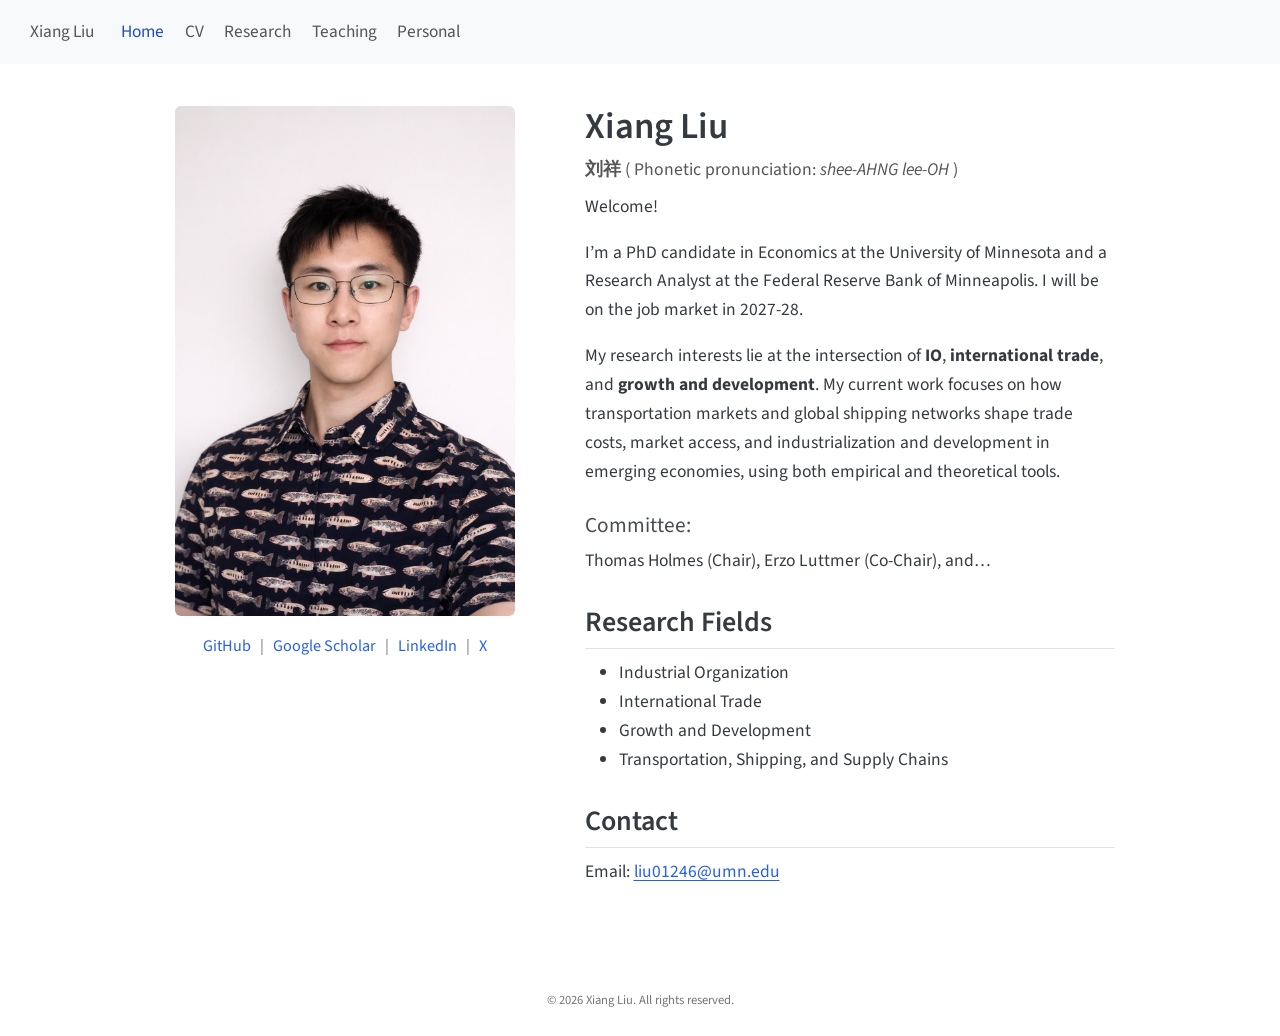
<file: docs/index.html>
<!DOCTYPE html>
<html xmlns="http://www.w3.org/1999/xhtml" lang="en" xml:lang="en"><head>

<meta charset="utf-8">
<meta name="generator" content="quarto-1.9.37">

<meta name="viewport" content="width=device-width, initial-scale=1.0, user-scalable=yes">

<meta name="description" content="Xiang Liu is a PhD candidate in Economics at the University of Minnesota. His research is in industrial organization, international trade, growth and development, transportation markets, and global shipping networks.">

<title>Xiang Liu | Economics PhD Candidate | University of Minnesota – Xiang Liu</title>
<style>
/* Default styles provided by pandoc.
** See https://pandoc.org/MANUAL.html#variables-for-html for config info.
*/
code{white-space: pre-wrap;}
span.smallcaps{font-variant: small-caps;}
div.columns{display: flex; gap: min(4vw, 1.5em);}
div.column{flex: auto; overflow-x: auto;}
div.hanging-indent{margin-left: 1.5em; text-indent: -1.5em;}
ul.task-list{list-style: none;}
ul.task-list li input[type="checkbox"] {
  width: 0.8em;
  margin: 0 0.8em 0.2em -1em; /* quarto-specific, see https://github.com/quarto-dev/quarto-cli/issues/4556 */ 
  vertical-align: middle;
}
</style>


<script src="site_libs/quarto-nav/quarto-nav.js"></script>
<script src="site_libs/quarto-nav/headroom.min.js"></script>
<link href="./images/favicon_XL.jpg" rel="icon" type="image/jpeg">
<script src="site_libs/clipboard/clipboard.min.js"></script>
<script src="site_libs/quarto-html/quarto.js" type="module"></script>
<script src="site_libs/quarto-html/tabsets/tabsets.js" type="module"></script>
<script src="site_libs/quarto-html/popper.min.js"></script>
<script src="site_libs/quarto-html/tippy.umd.min.js"></script>
<script src="site_libs/quarto-html/anchor.min.js"></script>
<link href="site_libs/quarto-html/tippy.css" rel="stylesheet">
<link href="site_libs/quarto-html/quarto-syntax-highlighting-7f8f88aac4f3542376d5c11b86a4c14d.css" rel="stylesheet" id="quarto-text-highlighting-styles">
<script src="site_libs/bootstrap/bootstrap.min.js"></script>
<link href="site_libs/bootstrap/bootstrap-icons.css" rel="stylesheet">
<link href="site_libs/bootstrap/bootstrap-158031087360bce0ff56dc785ce39e06.min.css" rel="stylesheet" append-hash="true" id="quarto-bootstrap" data-mode="light">
<script id="quarto-search-options" type="application/json">{
  "language": {
    "search-no-results-text": "No results",
    "search-matching-documents-text": "matching documents",
    "search-copy-link-title": "Copy link to search",
    "search-hide-matches-text": "Hide additional matches",
    "search-more-match-text": "more match in this document",
    "search-more-matches-text": "more matches in this document",
    "search-clear-button-title": "Clear",
    "search-text-placeholder": "",
    "search-detached-cancel-button-title": "Cancel",
    "search-submit-button-title": "Submit",
    "search-label": "Search"
  }
}</script>


<link rel="stylesheet" href="styles.css">
</head>

<body class="nav-fixed quarto-light">

<div id="quarto-search-results"></div>
  <header id="quarto-header" class="headroom fixed-top">
    <nav class="navbar navbar-expand-lg " data-bs-theme="dark">
      <div class="navbar-container container-fluid">
      <div class="navbar-brand-container mx-auto">
    <a class="navbar-brand" href="./index.html">
    <span class="navbar-title">Xiang Liu</span>
    </a>
  </div>
          <button class="navbar-toggler" type="button" data-bs-toggle="collapse" data-bs-target="#navbarCollapse" aria-controls="navbarCollapse" role="menu" aria-expanded="false" aria-label="Toggle navigation" onclick="if (window.quartoToggleHeadroom) { window.quartoToggleHeadroom(); }">
  <span class="navbar-toggler-icon"></span>
</button>
          <div class="collapse navbar-collapse" id="navbarCollapse">
            <ul class="navbar-nav navbar-nav-scroll me-auto">
  <li class="nav-item">
    <a class="nav-link active" href="./index.html" aria-current="page"> 
<span class="menu-text">Home</span></a>
  </li>  
  <li class="nav-item">
    <a class="nav-link" href="./cv.html"> 
<span class="menu-text">CV</span></a>
  </li>  
  <li class="nav-item">
    <a class="nav-link" href="./research.html"> 
<span class="menu-text">Research</span></a>
  </li>  
  <li class="nav-item">
    <a class="nav-link" href="./teaching.html"> 
<span class="menu-text">Teaching</span></a>
  </li>  
  <li class="nav-item">
    <a class="nav-link" href="./personal.html"> 
<span class="menu-text">Personal</span></a>
  </li>  
</ul>
          </div> <!-- /navcollapse -->
            <div class="quarto-navbar-tools">
</div>
      </div> <!-- /container-fluid -->
    </nav>
</header>
<!-- content -->
<div id="quarto-content" class="quarto-container page-columns page-rows-contents page-layout-full page-navbar">
<!-- sidebar -->
<!-- margin-sidebar -->
    
<!-- main -->
<main class="content column-page" id="quarto-document-content">

<header id="title-block-header" class="quarto-title-block default">
<div class="quarto-title">
<h1 class="title">Xiang Liu | Economics PhD Candidate | University of Minnesota</h1>
</div>

<div>
  <div class="description">
    Xiang Liu is a PhD candidate in Economics at the University of Minnesota. His research is in industrial organization, international trade, growth and development, transportation markets, and global shipping networks.
  </div>
</div>


<div class="quarto-title-meta column-page">

    
  
    
  </div>
  


</header>


<div class="home-grid">
<div class="home-sidebar">
<p><img src="images/profile_image.jpg" alt="Xiang Liu" class="profile-photo"></p>
<div class="profile-links">
<p><a href="https://github.com/xiangliu-econ" target="_blank" rel="noopener noreferrer">GitHub</a> <span>|</span> <a href="https://scholar.google.com/citations?user=u6LkRYcAAAAJ&amp;hl=en&amp;oi=ao" target="_blank" rel="noopener noreferrer">Google Scholar</a> <span>|</span> <a href="https://www.linkedin.com/in/xiang-liu-econ/" target="_blank" rel="noopener noreferrer">LinkedIn</a> <span>|</span> <a href="https://x.com/xiang_liu_econ" target="_blank" rel="noopener noreferrer">X</a></p>
</div>
</div>
<section id="xiang-liu" class="level1 home-main">
<h1>Xiang Liu</h1>
<p class="subtitle">
<strong>刘祥</strong> ( Phonetic pronunciation: <em>shee-AHNG lee-OH</em> )
</p>
<p>Welcome!</p>
<p>I’m a PhD candidate in Economics at the University of Minnesota and a Research Analyst at the Federal Reserve Bank of Minneapolis. I will be on the job market in 2027-28.</p>
<p>My research interests lie at the intersection of <strong>IO</strong>, <strong>international trade</strong>, and <strong>growth and development</strong>. My current work focuses on how transportation markets and global shipping networks shape trade costs, market access, and industrialization and development in emerging economies, using both empirical and theoretical tools.</p>
<section id="committee" class="level4">
<h4 class="anchored" data-anchor-id="committee">Committee:</h4>
<p>Thomas Holmes (Chair), Erzo Luttmer (Co-Chair), and…</p>
</section>
<section id="research-fields" class="level2">
<h2 class="anchored" data-anchor-id="research-fields">Research Fields</h2>
<ul>
<li>Industrial Organization</li>
<li>International Trade</li>
<li>Growth and Development</li>
<li>Transportation, Shipping, and Supply Chains</li>
</ul>
</section>
<section id="contact" class="level2">
<h2 class="anchored" data-anchor-id="contact">Contact</h2>
<p>Email: <a href="mailto:liu01246@umn.edu">liu01246@umn.edu</a></p>
</section>
</section>
</div>



</main> <!-- /main -->
<script id="quarto-html-after-body" type="application/javascript">
  window.document.addEventListener("DOMContentLoaded", function (event) {
    const icon = "";
    const anchorJS = new window.AnchorJS();
    anchorJS.options = {
      placement: 'right',
      icon: icon
    };
    anchorJS.add('.anchored');
    const isCodeAnnotation = (el) => {
      for (const clz of el.classList) {
        if (clz.startsWith('code-annotation-')) {                     
          return true;
        }
      }
      return false;
    }
    const onCopySuccess = function(e) {
      // button target
      const button = e.trigger;
      // don't keep focus
      button.blur();
      // flash "checked"
      button.classList.add('code-copy-button-checked');
      var currentTitle = button.getAttribute("title");
      button.setAttribute("title", "Copied!");
      let tooltip;
      if (window.bootstrap) {
        button.setAttribute("data-bs-toggle", "tooltip");
        button.setAttribute("data-bs-placement", "left");
        button.setAttribute("data-bs-title", "Copied!");
        tooltip = new bootstrap.Tooltip(button, 
          { trigger: "manual", 
            customClass: "code-copy-button-tooltip",
            offset: [0, -8]});
        tooltip.show();    
      }
      setTimeout(function() {
        if (tooltip) {
          tooltip.hide();
          button.removeAttribute("data-bs-title");
          button.removeAttribute("data-bs-toggle");
          button.removeAttribute("data-bs-placement");
        }
        button.setAttribute("title", currentTitle);
        button.classList.remove('code-copy-button-checked');
      }, 1000);
      // clear code selection
      e.clearSelection();
    }
    const getTextToCopy = function(trigger) {
      const outerScaffold = trigger.parentElement.cloneNode(true);
      const codeEl = outerScaffold.querySelector('code');
      for (const childEl of codeEl.children) {
        if (isCodeAnnotation(childEl)) {
          childEl.remove();
        }
      }
      return codeEl.innerText;
    }
    const clipboard = new window.ClipboardJS('.code-copy-button:not([data-in-quarto-modal])', {
      text: getTextToCopy
    });
    clipboard.on('success', onCopySuccess);
    if (window.document.getElementById('quarto-embedded-source-code-modal')) {
      const clipboardModal = new window.ClipboardJS('.code-copy-button[data-in-quarto-modal]', {
        text: getTextToCopy,
        container: window.document.getElementById('quarto-embedded-source-code-modal')
      });
      clipboardModal.on('success', onCopySuccess);
    }
      var localhostRegex = new RegExp(/^(?:http|https):\/\/localhost\:?[0-9]*\//);
      var mailtoRegex = new RegExp(/^mailto:/);
        var filterRegex = new RegExp("https:\/\/xiangliu-econ\.com");
      var isInternal = (href) => {
          return filterRegex.test(href) || localhostRegex.test(href) || mailtoRegex.test(href);
      }
      // Inspect non-navigation links and adorn them if external
     var links = window.document.querySelectorAll('a[href]:not(.nav-link):not(.navbar-brand):not(.toc-action):not(.sidebar-link):not(.sidebar-item-toggle):not(.pagination-link):not(.no-external):not([aria-hidden]):not(.dropdown-item):not(.quarto-navigation-tool):not(.about-link)');
      for (var i=0; i<links.length; i++) {
        const link = links[i];
        if (!isInternal(link.href)) {
          // undo the damage that might have been done by quarto-nav.js in the case of
          // links that we want to consider external
          if (link.dataset.originalHref !== undefined) {
            link.href = link.dataset.originalHref;
          }
        }
      }
    function tippyHover(el, contentFn, onTriggerFn, onUntriggerFn) {
      const config = {
        allowHTML: true,
        maxWidth: 500,
        delay: 100,
        arrow: false,
        appendTo: function(el) {
            return el.parentElement;
        },
        interactive: true,
        interactiveBorder: 10,
        theme: 'quarto',
        placement: 'bottom-start',
      };
      if (contentFn) {
        config.content = contentFn;
      }
      if (onTriggerFn) {
        config.onTrigger = onTriggerFn;
      }
      if (onUntriggerFn) {
        config.onUntrigger = onUntriggerFn;
      }
      window.tippy(el, config); 
    }
    const noterefs = window.document.querySelectorAll('a[role="doc-noteref"]');
    for (var i=0; i<noterefs.length; i++) {
      const ref = noterefs[i];
      tippyHover(ref, function() {
        // use id or data attribute instead here
        let href = ref.getAttribute('data-footnote-href') || ref.getAttribute('href');
        try { href = new URL(href).hash; } catch {}
        const id = href.replace(/^#\/?/, "");
        const note = window.document.getElementById(id);
        if (note) {
          return note.innerHTML;
        } else {
          return "";
        }
      });
    }
    const xrefs = window.document.querySelectorAll('a.quarto-xref');
    const processXRef = (id, note) => {
      // Strip column container classes
      const stripColumnClz = (el) => {
        el.classList.remove("page-full", "page-columns");
        if (el.children) {
          for (const child of el.children) {
            stripColumnClz(child);
          }
        }
      }
      stripColumnClz(note)
      if (id === null || id.startsWith('sec-')) {
        // Special case sections, only their first couple elements
        const container = document.createElement("div");
        if (note.children && note.children.length > 2) {
          container.appendChild(note.children[0].cloneNode(true));
          for (let i = 1; i < note.children.length; i++) {
            const child = note.children[i];
            if (child.tagName === "P" && child.innerText === "") {
              continue;
            } else {
              container.appendChild(child.cloneNode(true));
              break;
            }
          }
          if (window.Quarto?.typesetMath) {
            window.Quarto.typesetMath(container);
          }
          return container.innerHTML
        } else {
          if (window.Quarto?.typesetMath) {
            window.Quarto.typesetMath(note);
          }
          return note.innerHTML;
        }
      } else {
        // Remove any anchor links if they are present
        const anchorLink = note.querySelector('a.anchorjs-link');
        if (anchorLink) {
          anchorLink.remove();
        }
        if (window.Quarto?.typesetMath) {
          window.Quarto.typesetMath(note);
        }
        if (note.classList.contains("callout")) {
          return note.outerHTML;
        } else {
          return note.innerHTML;
        }
      }
    }
    for (var i=0; i<xrefs.length; i++) {
      const xref = xrefs[i];
      tippyHover(xref, undefined, function(instance) {
        instance.disable();
        let url = xref.getAttribute('href');
        let hash = undefined; 
        if (url.startsWith('#')) {
          hash = url;
        } else {
          try { hash = new URL(url).hash; } catch {}
        }
        if (hash) {
          const id = hash.replace(/^#\/?/, "");
          const note = window.document.getElementById(id);
          if (note !== null) {
            try {
              const html = processXRef(id, note.cloneNode(true));
              instance.setContent(html);
            } finally {
              instance.enable();
              instance.show();
            }
          } else {
            // See if we can fetch this
            fetch(url.split('#')[0])
            .then(res => res.text())
            .then(html => {
              const parser = new DOMParser();
              const htmlDoc = parser.parseFromString(html, "text/html");
              const note = htmlDoc.getElementById(id);
              if (note !== null) {
                const html = processXRef(id, note);
                instance.setContent(html);
              } 
            }).finally(() => {
              instance.enable();
              instance.show();
            });
          }
        } else {
          // See if we can fetch a full url (with no hash to target)
          // This is a special case and we should probably do some content thinning / targeting
          fetch(url)
          .then(res => res.text())
          .then(html => {
            const parser = new DOMParser();
            const htmlDoc = parser.parseFromString(html, "text/html");
            const note = htmlDoc.querySelector('main.content');
            if (note !== null) {
              // This should only happen for chapter cross references
              // (since there is no id in the URL)
              // remove the first header
              if (note.children.length > 0 && note.children[0].tagName === "HEADER") {
                note.children[0].remove();
              }
              const html = processXRef(null, note);
              instance.setContent(html);
            } 
          }).finally(() => {
            instance.enable();
            instance.show();
          });
        }
      }, function(instance) {
      });
    }
        let selectedAnnoteEl;
        const selectorForAnnotation = ( cell, annotation) => {
          let cellAttr = 'data-code-cell="' + cell + '"';
          let lineAttr = 'data-code-annotation="' +  annotation + '"';
          const selector = 'span[' + cellAttr + '][' + lineAttr + ']';
          return selector;
        }
        const selectCodeLines = (annoteEl) => {
          const doc = window.document;
          const targetCell = annoteEl.getAttribute("data-target-cell");
          const targetAnnotation = annoteEl.getAttribute("data-target-annotation");
          const annoteSpan = window.document.querySelector(selectorForAnnotation(targetCell, targetAnnotation));
          const lines = annoteSpan.getAttribute("data-code-lines").split(",");
          const lineIds = lines.map((line) => {
            return targetCell + "-" + line;
          })
          let top = null;
          let height = null;
          let parent = null;
          if (lineIds.length > 0) {
              //compute the position of the single el (top and bottom and make a div)
              const el = window.document.getElementById(lineIds[0]);
              top = el.offsetTop;
              height = el.offsetHeight;
              parent = el.parentElement.parentElement;
            if (lineIds.length > 1) {
              const lastEl = window.document.getElementById(lineIds[lineIds.length - 1]);
              const bottom = lastEl.offsetTop + lastEl.offsetHeight;
              height = bottom - top;
            }
            if (top !== null && height !== null && parent !== null) {
              // cook up a div (if necessary) and position it 
              let div = window.document.getElementById("code-annotation-line-highlight");
              if (div === null) {
                div = window.document.createElement("div");
                div.setAttribute("id", "code-annotation-line-highlight");
                div.style.position = 'absolute';
                parent.appendChild(div);
              }
              div.style.top = top - 2 + "px";
              div.style.height = height + 4 + "px";
              div.style.left = 0;
              let gutterDiv = window.document.getElementById("code-annotation-line-highlight-gutter");
              if (gutterDiv === null) {
                gutterDiv = window.document.createElement("div");
                gutterDiv.setAttribute("id", "code-annotation-line-highlight-gutter");
                gutterDiv.style.position = 'absolute';
                const codeCell = window.document.getElementById(targetCell);
                const gutter = codeCell.querySelector('.code-annotation-gutter');
                gutter.appendChild(gutterDiv);
              }
              gutterDiv.style.top = top - 2 + "px";
              gutterDiv.style.height = height + 4 + "px";
            }
            selectedAnnoteEl = annoteEl;
          }
        };
        const unselectCodeLines = () => {
          const elementsIds = ["code-annotation-line-highlight", "code-annotation-line-highlight-gutter"];
          elementsIds.forEach((elId) => {
            const div = window.document.getElementById(elId);
            if (div) {
              div.remove();
            }
          });
          selectedAnnoteEl = undefined;
        };
          // Handle positioning of the toggle
      window.addEventListener(
        "resize",
        throttle(() => {
          elRect = undefined;
          if (selectedAnnoteEl) {
            selectCodeLines(selectedAnnoteEl);
          }
        }, 10)
      );
      function throttle(fn, ms) {
      let throttle = false;
      let timer;
        return (...args) => {
          if(!throttle) { // first call gets through
              fn.apply(this, args);
              throttle = true;
          } else { // all the others get throttled
              if(timer) clearTimeout(timer); // cancel #2
              timer = setTimeout(() => {
                fn.apply(this, args);
                timer = throttle = false;
              }, ms);
          }
        };
      }
        // Attach click handler to the DT
        const annoteDls = window.document.querySelectorAll('dt[data-target-cell]');
        for (const annoteDlNode of annoteDls) {
          annoteDlNode.addEventListener('click', (event) => {
            const clickedEl = event.target;
            if (clickedEl !== selectedAnnoteEl) {
              unselectCodeLines();
              const activeEl = window.document.querySelector('dt[data-target-cell].code-annotation-active');
              if (activeEl) {
                activeEl.classList.remove('code-annotation-active');
              }
              selectCodeLines(clickedEl);
              clickedEl.classList.add('code-annotation-active');
            } else {
              // Unselect the line
              unselectCodeLines();
              clickedEl.classList.remove('code-annotation-active');
            }
          });
        }
    const findCites = (el) => {
      const parentEl = el.parentElement;
      if (parentEl) {
        const cites = parentEl.dataset.cites;
        if (cites) {
          return {
            el,
            cites: cites.split(' ')
          };
        } else {
          return findCites(el.parentElement)
        }
      } else {
        return undefined;
      }
    };
    var bibliorefs = window.document.querySelectorAll('a[role="doc-biblioref"]');
    for (var i=0; i<bibliorefs.length; i++) {
      const ref = bibliorefs[i];
      const citeInfo = findCites(ref);
      if (citeInfo) {
        tippyHover(citeInfo.el, function() {
          var popup = window.document.createElement('div');
          citeInfo.cites.forEach(function(cite) {
            var citeDiv = window.document.createElement('div');
            citeDiv.classList.add('hanging-indent');
            citeDiv.classList.add('csl-entry');
            var biblioDiv = window.document.getElementById('ref-' + cite);
            if (biblioDiv) {
              citeDiv.innerHTML = biblioDiv.innerHTML;
            }
            popup.appendChild(citeDiv);
          });
          return popup.innerHTML;
        });
      }
    }
  });
  </script>
</div> <!-- /content -->
<footer class="footer">
  <div class="nav-footer">
    <div class="nav-footer-left">
      &nbsp;
    </div>   
    <div class="nav-footer-center">
<p>© 2026 Xiang Liu. All rights reserved.</p>
</div>
    <div class="nav-footer-right">
      &nbsp;
    </div>
  </div>
</footer>




</body></html>
</file>
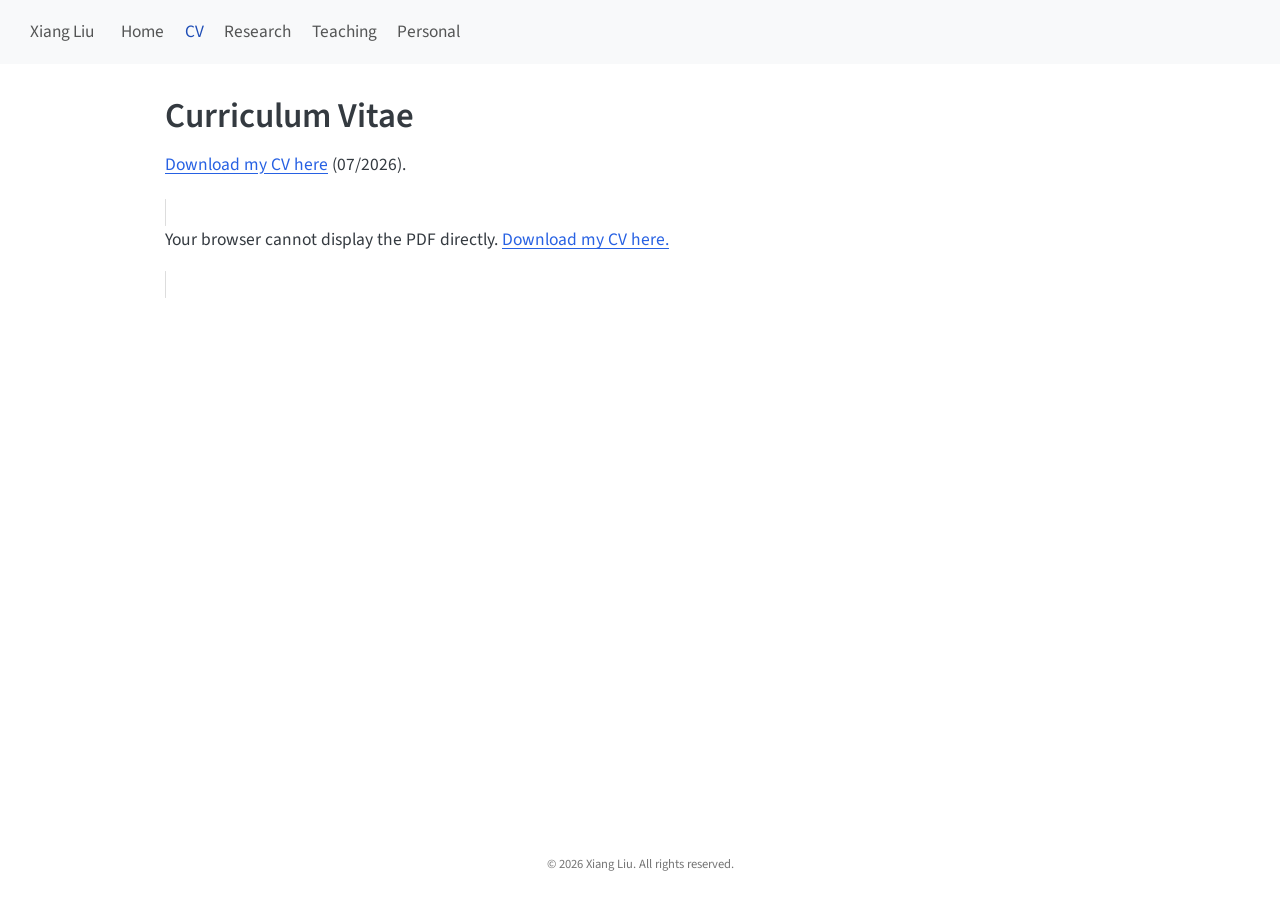
<file: docs/cv.html>
<!DOCTYPE html>
<html xmlns="http://www.w3.org/1999/xhtml" lang="en" xml:lang="en"><head>

<meta charset="utf-8">
<meta name="generator" content="quarto-1.9.37">

<meta name="viewport" content="width=device-width, initial-scale=1.0, user-scalable=yes">

<meta name="description" content="Curriculum vitae of Xiang Liu, PhD candidate in Economics at the University of Minnesota.">

<title>CV – Xiang Liu</title>
<style>
/* Default styles provided by pandoc.
** See https://pandoc.org/MANUAL.html#variables-for-html for config info.
*/
code{white-space: pre-wrap;}
span.smallcaps{font-variant: small-caps;}
div.columns{display: flex; gap: min(4vw, 1.5em);}
div.column{flex: auto; overflow-x: auto;}
div.hanging-indent{margin-left: 1.5em; text-indent: -1.5em;}
ul.task-list{list-style: none;}
ul.task-list li input[type="checkbox"] {
  width: 0.8em;
  margin: 0 0.8em 0.2em -1em; /* quarto-specific, see https://github.com/quarto-dev/quarto-cli/issues/4556 */ 
  vertical-align: middle;
}
</style>


<script src="site_libs/quarto-nav/quarto-nav.js"></script>
<script src="site_libs/quarto-nav/headroom.min.js"></script>
<link href="./images/favicon_XL.jpg" rel="icon" type="image/jpeg">
<script src="site_libs/clipboard/clipboard.min.js"></script>
<script src="site_libs/quarto-html/quarto.js" type="module"></script>
<script src="site_libs/quarto-html/tabsets/tabsets.js" type="module"></script>
<script src="site_libs/quarto-html/popper.min.js"></script>
<script src="site_libs/quarto-html/tippy.umd.min.js"></script>
<script src="site_libs/quarto-html/anchor.min.js"></script>
<link href="site_libs/quarto-html/tippy.css" rel="stylesheet">
<link href="site_libs/quarto-html/quarto-syntax-highlighting-7f8f88aac4f3542376d5c11b86a4c14d.css" rel="stylesheet" id="quarto-text-highlighting-styles">
<script src="site_libs/bootstrap/bootstrap.min.js"></script>
<link href="site_libs/bootstrap/bootstrap-icons.css" rel="stylesheet">
<link href="site_libs/bootstrap/bootstrap-158031087360bce0ff56dc785ce39e06.min.css" rel="stylesheet" append-hash="true" id="quarto-bootstrap" data-mode="light">
<script id="quarto-search-options" type="application/json">{
  "language": {
    "search-no-results-text": "No results",
    "search-matching-documents-text": "matching documents",
    "search-copy-link-title": "Copy link to search",
    "search-hide-matches-text": "Hide additional matches",
    "search-more-match-text": "more match in this document",
    "search-more-matches-text": "more matches in this document",
    "search-clear-button-title": "Clear",
    "search-text-placeholder": "",
    "search-detached-cancel-button-title": "Cancel",
    "search-submit-button-title": "Submit",
    "search-label": "Search"
  }
}</script>


<link rel="stylesheet" href="styles.css">
</head>

<body class="nav-fixed quarto-light">

<div id="quarto-search-results"></div>
  <header id="quarto-header" class="headroom fixed-top">
    <nav class="navbar navbar-expand-lg " data-bs-theme="dark">
      <div class="navbar-container container-fluid">
      <div class="navbar-brand-container mx-auto">
    <a class="navbar-brand" href="./index.html">
    <span class="navbar-title">Xiang Liu</span>
    </a>
  </div>
          <button class="navbar-toggler" type="button" data-bs-toggle="collapse" data-bs-target="#navbarCollapse" aria-controls="navbarCollapse" role="menu" aria-expanded="false" aria-label="Toggle navigation" onclick="if (window.quartoToggleHeadroom) { window.quartoToggleHeadroom(); }">
  <span class="navbar-toggler-icon"></span>
</button>
          <div class="collapse navbar-collapse" id="navbarCollapse">
            <ul class="navbar-nav navbar-nav-scroll me-auto">
  <li class="nav-item">
    <a class="nav-link" href="./index.html"> 
<span class="menu-text">Home</span></a>
  </li>  
  <li class="nav-item">
    <a class="nav-link active" href="./cv.html" aria-current="page"> 
<span class="menu-text">CV</span></a>
  </li>  
  <li class="nav-item">
    <a class="nav-link" href="./research.html"> 
<span class="menu-text">Research</span></a>
  </li>  
  <li class="nav-item">
    <a class="nav-link" href="./teaching.html"> 
<span class="menu-text">Teaching</span></a>
  </li>  
  <li class="nav-item">
    <a class="nav-link" href="./personal.html"> 
<span class="menu-text">Personal</span></a>
  </li>  
</ul>
          </div> <!-- /navcollapse -->
            <div class="quarto-navbar-tools">
</div>
      </div> <!-- /container-fluid -->
    </nav>
</header>
<!-- content -->
<div id="quarto-content" class="quarto-container page-columns page-rows-contents page-layout-full page-navbar">
<!-- sidebar -->
<!-- margin-sidebar -->
    
<!-- main -->
<main class="content column-page" id="quarto-document-content">

<header id="title-block-header" class="quarto-title-block default">
<div class="quarto-title">
<h1 class="title">CV</h1>
</div>

<div>
  <div class="description">
    Curriculum vitae of Xiang Liu, PhD candidate in Economics at the University of Minnesota.
  </div>
</div>


<div class="quarto-title-meta column-page">

    
  
    
  </div>
  


</header>


<section id="curriculum-vitae" class="level1 standard-page">
<h1>Curriculum Vitae</h1>
<div class="cv-actions">
<p><a href="files/CV_Xiang_Liu_07082026.pdf" target="_blank" rel="noopener noreferrer">Download my CV here</a> (07/2026).</p>
</div>
<object class="cv-pdf" data="files/CV_Xiang_Liu_07082026.pdf" type="application/pdf">
<p>
Your browser cannot display the PDF directly. <a href="files/CV_Xiang_Liu_07082026.pdf" target="_blank" rel="noopener noreferrer">Download my CV here.</a>
</p>
</object>
</section>



</main> <!-- /main -->
<script id="quarto-html-after-body" type="application/javascript">
  window.document.addEventListener("DOMContentLoaded", function (event) {
    const icon = "";
    const anchorJS = new window.AnchorJS();
    anchorJS.options = {
      placement: 'right',
      icon: icon
    };
    anchorJS.add('.anchored');
    const isCodeAnnotation = (el) => {
      for (const clz of el.classList) {
        if (clz.startsWith('code-annotation-')) {                     
          return true;
        }
      }
      return false;
    }
    const onCopySuccess = function(e) {
      // button target
      const button = e.trigger;
      // don't keep focus
      button.blur();
      // flash "checked"
      button.classList.add('code-copy-button-checked');
      var currentTitle = button.getAttribute("title");
      button.setAttribute("title", "Copied!");
      let tooltip;
      if (window.bootstrap) {
        button.setAttribute("data-bs-toggle", "tooltip");
        button.setAttribute("data-bs-placement", "left");
        button.setAttribute("data-bs-title", "Copied!");
        tooltip = new bootstrap.Tooltip(button, 
          { trigger: "manual", 
            customClass: "code-copy-button-tooltip",
            offset: [0, -8]});
        tooltip.show();    
      }
      setTimeout(function() {
        if (tooltip) {
          tooltip.hide();
          button.removeAttribute("data-bs-title");
          button.removeAttribute("data-bs-toggle");
          button.removeAttribute("data-bs-placement");
        }
        button.setAttribute("title", currentTitle);
        button.classList.remove('code-copy-button-checked');
      }, 1000);
      // clear code selection
      e.clearSelection();
    }
    const getTextToCopy = function(trigger) {
      const outerScaffold = trigger.parentElement.cloneNode(true);
      const codeEl = outerScaffold.querySelector('code');
      for (const childEl of codeEl.children) {
        if (isCodeAnnotation(childEl)) {
          childEl.remove();
        }
      }
      return codeEl.innerText;
    }
    const clipboard = new window.ClipboardJS('.code-copy-button:not([data-in-quarto-modal])', {
      text: getTextToCopy
    });
    clipboard.on('success', onCopySuccess);
    if (window.document.getElementById('quarto-embedded-source-code-modal')) {
      const clipboardModal = new window.ClipboardJS('.code-copy-button[data-in-quarto-modal]', {
        text: getTextToCopy,
        container: window.document.getElementById('quarto-embedded-source-code-modal')
      });
      clipboardModal.on('success', onCopySuccess);
    }
      var localhostRegex = new RegExp(/^(?:http|https):\/\/localhost\:?[0-9]*\//);
      var mailtoRegex = new RegExp(/^mailto:/);
        var filterRegex = new RegExp("https:\/\/xiangliu-econ\.com");
      var isInternal = (href) => {
          return filterRegex.test(href) || localhostRegex.test(href) || mailtoRegex.test(href);
      }
      // Inspect non-navigation links and adorn them if external
     var links = window.document.querySelectorAll('a[href]:not(.nav-link):not(.navbar-brand):not(.toc-action):not(.sidebar-link):not(.sidebar-item-toggle):not(.pagination-link):not(.no-external):not([aria-hidden]):not(.dropdown-item):not(.quarto-navigation-tool):not(.about-link)');
      for (var i=0; i<links.length; i++) {
        const link = links[i];
        if (!isInternal(link.href)) {
          // undo the damage that might have been done by quarto-nav.js in the case of
          // links that we want to consider external
          if (link.dataset.originalHref !== undefined) {
            link.href = link.dataset.originalHref;
          }
        }
      }
    function tippyHover(el, contentFn, onTriggerFn, onUntriggerFn) {
      const config = {
        allowHTML: true,
        maxWidth: 500,
        delay: 100,
        arrow: false,
        appendTo: function(el) {
            return el.parentElement;
        },
        interactive: true,
        interactiveBorder: 10,
        theme: 'quarto',
        placement: 'bottom-start',
      };
      if (contentFn) {
        config.content = contentFn;
      }
      if (onTriggerFn) {
        config.onTrigger = onTriggerFn;
      }
      if (onUntriggerFn) {
        config.onUntrigger = onUntriggerFn;
      }
      window.tippy(el, config); 
    }
    const noterefs = window.document.querySelectorAll('a[role="doc-noteref"]');
    for (var i=0; i<noterefs.length; i++) {
      const ref = noterefs[i];
      tippyHover(ref, function() {
        // use id or data attribute instead here
        let href = ref.getAttribute('data-footnote-href') || ref.getAttribute('href');
        try { href = new URL(href).hash; } catch {}
        const id = href.replace(/^#\/?/, "");
        const note = window.document.getElementById(id);
        if (note) {
          return note.innerHTML;
        } else {
          return "";
        }
      });
    }
    const xrefs = window.document.querySelectorAll('a.quarto-xref');
    const processXRef = (id, note) => {
      // Strip column container classes
      const stripColumnClz = (el) => {
        el.classList.remove("page-full", "page-columns");
        if (el.children) {
          for (const child of el.children) {
            stripColumnClz(child);
          }
        }
      }
      stripColumnClz(note)
      if (id === null || id.startsWith('sec-')) {
        // Special case sections, only their first couple elements
        const container = document.createElement("div");
        if (note.children && note.children.length > 2) {
          container.appendChild(note.children[0].cloneNode(true));
          for (let i = 1; i < note.children.length; i++) {
            const child = note.children[i];
            if (child.tagName === "P" && child.innerText === "") {
              continue;
            } else {
              container.appendChild(child.cloneNode(true));
              break;
            }
          }
          if (window.Quarto?.typesetMath) {
            window.Quarto.typesetMath(container);
          }
          return container.innerHTML
        } else {
          if (window.Quarto?.typesetMath) {
            window.Quarto.typesetMath(note);
          }
          return note.innerHTML;
        }
      } else {
        // Remove any anchor links if they are present
        const anchorLink = note.querySelector('a.anchorjs-link');
        if (anchorLink) {
          anchorLink.remove();
        }
        if (window.Quarto?.typesetMath) {
          window.Quarto.typesetMath(note);
        }
        if (note.classList.contains("callout")) {
          return note.outerHTML;
        } else {
          return note.innerHTML;
        }
      }
    }
    for (var i=0; i<xrefs.length; i++) {
      const xref = xrefs[i];
      tippyHover(xref, undefined, function(instance) {
        instance.disable();
        let url = xref.getAttribute('href');
        let hash = undefined; 
        if (url.startsWith('#')) {
          hash = url;
        } else {
          try { hash = new URL(url).hash; } catch {}
        }
        if (hash) {
          const id = hash.replace(/^#\/?/, "");
          const note = window.document.getElementById(id);
          if (note !== null) {
            try {
              const html = processXRef(id, note.cloneNode(true));
              instance.setContent(html);
            } finally {
              instance.enable();
              instance.show();
            }
          } else {
            // See if we can fetch this
            fetch(url.split('#')[0])
            .then(res => res.text())
            .then(html => {
              const parser = new DOMParser();
              const htmlDoc = parser.parseFromString(html, "text/html");
              const note = htmlDoc.getElementById(id);
              if (note !== null) {
                const html = processXRef(id, note);
                instance.setContent(html);
              } 
            }).finally(() => {
              instance.enable();
              instance.show();
            });
          }
        } else {
          // See if we can fetch a full url (with no hash to target)
          // This is a special case and we should probably do some content thinning / targeting
          fetch(url)
          .then(res => res.text())
          .then(html => {
            const parser = new DOMParser();
            const htmlDoc = parser.parseFromString(html, "text/html");
            const note = htmlDoc.querySelector('main.content');
            if (note !== null) {
              // This should only happen for chapter cross references
              // (since there is no id in the URL)
              // remove the first header
              if (note.children.length > 0 && note.children[0].tagName === "HEADER") {
                note.children[0].remove();
              }
              const html = processXRef(null, note);
              instance.setContent(html);
            } 
          }).finally(() => {
            instance.enable();
            instance.show();
          });
        }
      }, function(instance) {
      });
    }
        let selectedAnnoteEl;
        const selectorForAnnotation = ( cell, annotation) => {
          let cellAttr = 'data-code-cell="' + cell + '"';
          let lineAttr = 'data-code-annotation="' +  annotation + '"';
          const selector = 'span[' + cellAttr + '][' + lineAttr + ']';
          return selector;
        }
        const selectCodeLines = (annoteEl) => {
          const doc = window.document;
          const targetCell = annoteEl.getAttribute("data-target-cell");
          const targetAnnotation = annoteEl.getAttribute("data-target-annotation");
          const annoteSpan = window.document.querySelector(selectorForAnnotation(targetCell, targetAnnotation));
          const lines = annoteSpan.getAttribute("data-code-lines").split(",");
          const lineIds = lines.map((line) => {
            return targetCell + "-" + line;
          })
          let top = null;
          let height = null;
          let parent = null;
          if (lineIds.length > 0) {
              //compute the position of the single el (top and bottom and make a div)
              const el = window.document.getElementById(lineIds[0]);
              top = el.offsetTop;
              height = el.offsetHeight;
              parent = el.parentElement.parentElement;
            if (lineIds.length > 1) {
              const lastEl = window.document.getElementById(lineIds[lineIds.length - 1]);
              const bottom = lastEl.offsetTop + lastEl.offsetHeight;
              height = bottom - top;
            }
            if (top !== null && height !== null && parent !== null) {
              // cook up a div (if necessary) and position it 
              let div = window.document.getElementById("code-annotation-line-highlight");
              if (div === null) {
                div = window.document.createElement("div");
                div.setAttribute("id", "code-annotation-line-highlight");
                div.style.position = 'absolute';
                parent.appendChild(div);
              }
              div.style.top = top - 2 + "px";
              div.style.height = height + 4 + "px";
              div.style.left = 0;
              let gutterDiv = window.document.getElementById("code-annotation-line-highlight-gutter");
              if (gutterDiv === null) {
                gutterDiv = window.document.createElement("div");
                gutterDiv.setAttribute("id", "code-annotation-line-highlight-gutter");
                gutterDiv.style.position = 'absolute';
                const codeCell = window.document.getElementById(targetCell);
                const gutter = codeCell.querySelector('.code-annotation-gutter');
                gutter.appendChild(gutterDiv);
              }
              gutterDiv.style.top = top - 2 + "px";
              gutterDiv.style.height = height + 4 + "px";
            }
            selectedAnnoteEl = annoteEl;
          }
        };
        const unselectCodeLines = () => {
          const elementsIds = ["code-annotation-line-highlight", "code-annotation-line-highlight-gutter"];
          elementsIds.forEach((elId) => {
            const div = window.document.getElementById(elId);
            if (div) {
              div.remove();
            }
          });
          selectedAnnoteEl = undefined;
        };
          // Handle positioning of the toggle
      window.addEventListener(
        "resize",
        throttle(() => {
          elRect = undefined;
          if (selectedAnnoteEl) {
            selectCodeLines(selectedAnnoteEl);
          }
        }, 10)
      );
      function throttle(fn, ms) {
      let throttle = false;
      let timer;
        return (...args) => {
          if(!throttle) { // first call gets through
              fn.apply(this, args);
              throttle = true;
          } else { // all the others get throttled
              if(timer) clearTimeout(timer); // cancel #2
              timer = setTimeout(() => {
                fn.apply(this, args);
                timer = throttle = false;
              }, ms);
          }
        };
      }
        // Attach click handler to the DT
        const annoteDls = window.document.querySelectorAll('dt[data-target-cell]');
        for (const annoteDlNode of annoteDls) {
          annoteDlNode.addEventListener('click', (event) => {
            const clickedEl = event.target;
            if (clickedEl !== selectedAnnoteEl) {
              unselectCodeLines();
              const activeEl = window.document.querySelector('dt[data-target-cell].code-annotation-active');
              if (activeEl) {
                activeEl.classList.remove('code-annotation-active');
              }
              selectCodeLines(clickedEl);
              clickedEl.classList.add('code-annotation-active');
            } else {
              // Unselect the line
              unselectCodeLines();
              clickedEl.classList.remove('code-annotation-active');
            }
          });
        }
    const findCites = (el) => {
      const parentEl = el.parentElement;
      if (parentEl) {
        const cites = parentEl.dataset.cites;
        if (cites) {
          return {
            el,
            cites: cites.split(' ')
          };
        } else {
          return findCites(el.parentElement)
        }
      } else {
        return undefined;
      }
    };
    var bibliorefs = window.document.querySelectorAll('a[role="doc-biblioref"]');
    for (var i=0; i<bibliorefs.length; i++) {
      const ref = bibliorefs[i];
      const citeInfo = findCites(ref);
      if (citeInfo) {
        tippyHover(citeInfo.el, function() {
          var popup = window.document.createElement('div');
          citeInfo.cites.forEach(function(cite) {
            var citeDiv = window.document.createElement('div');
            citeDiv.classList.add('hanging-indent');
            citeDiv.classList.add('csl-entry');
            var biblioDiv = window.document.getElementById('ref-' + cite);
            if (biblioDiv) {
              citeDiv.innerHTML = biblioDiv.innerHTML;
            }
            popup.appendChild(citeDiv);
          });
          return popup.innerHTML;
        });
      }
    }
  });
  </script>
</div> <!-- /content -->
<footer class="footer">
  <div class="nav-footer">
    <div class="nav-footer-left">
      &nbsp;
    </div>   
    <div class="nav-footer-center">
<p>© 2026 Xiang Liu. All rights reserved.</p>
</div>
    <div class="nav-footer-right">
      &nbsp;
    </div>
  </div>
</footer>




</body></html>
</file>
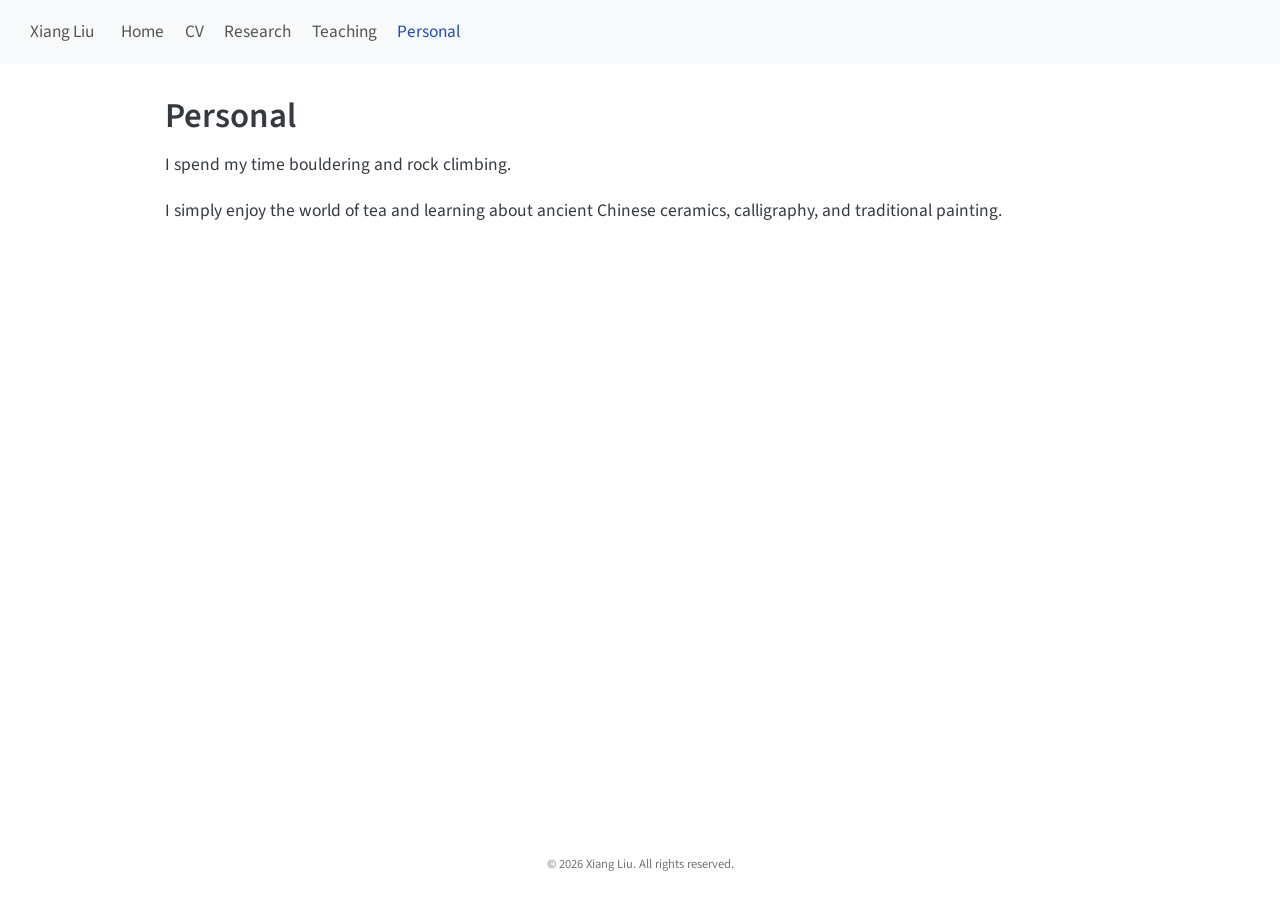
<file: docs/personal.html>
<!DOCTYPE html>
<html xmlns="http://www.w3.org/1999/xhtml" lang="en" xml:lang="en"><head>

<meta charset="utf-8">
<meta name="generator" content="quarto-1.9.37">

<meta name="viewport" content="width=device-width, initial-scale=1.0, user-scalable=yes">


<title>Personal – Xiang Liu</title>
<style>
/* Default styles provided by pandoc.
** See https://pandoc.org/MANUAL.html#variables-for-html for config info.
*/
code{white-space: pre-wrap;}
span.smallcaps{font-variant: small-caps;}
div.columns{display: flex; gap: min(4vw, 1.5em);}
div.column{flex: auto; overflow-x: auto;}
div.hanging-indent{margin-left: 1.5em; text-indent: -1.5em;}
ul.task-list{list-style: none;}
ul.task-list li input[type="checkbox"] {
  width: 0.8em;
  margin: 0 0.8em 0.2em -1em; /* quarto-specific, see https://github.com/quarto-dev/quarto-cli/issues/4556 */ 
  vertical-align: middle;
}
</style>


<script src="site_libs/quarto-nav/quarto-nav.js"></script>
<script src="site_libs/quarto-nav/headroom.min.js"></script>
<link href="./images/favicon_XL.jpg" rel="icon" type="image/jpeg">
<script src="site_libs/clipboard/clipboard.min.js"></script>
<script src="site_libs/quarto-html/quarto.js" type="module"></script>
<script src="site_libs/quarto-html/tabsets/tabsets.js" type="module"></script>
<script src="site_libs/quarto-html/popper.min.js"></script>
<script src="site_libs/quarto-html/tippy.umd.min.js"></script>
<script src="site_libs/quarto-html/anchor.min.js"></script>
<link href="site_libs/quarto-html/tippy.css" rel="stylesheet">
<link href="site_libs/quarto-html/quarto-syntax-highlighting-7f8f88aac4f3542376d5c11b86a4c14d.css" rel="stylesheet" id="quarto-text-highlighting-styles">
<script src="site_libs/bootstrap/bootstrap.min.js"></script>
<link href="site_libs/bootstrap/bootstrap-icons.css" rel="stylesheet">
<link href="site_libs/bootstrap/bootstrap-158031087360bce0ff56dc785ce39e06.min.css" rel="stylesheet" append-hash="true" id="quarto-bootstrap" data-mode="light">
<script id="quarto-search-options" type="application/json">{
  "language": {
    "search-no-results-text": "No results",
    "search-matching-documents-text": "matching documents",
    "search-copy-link-title": "Copy link to search",
    "search-hide-matches-text": "Hide additional matches",
    "search-more-match-text": "more match in this document",
    "search-more-matches-text": "more matches in this document",
    "search-clear-button-title": "Clear",
    "search-text-placeholder": "",
    "search-detached-cancel-button-title": "Cancel",
    "search-submit-button-title": "Submit",
    "search-label": "Search"
  }
}</script>


<link rel="stylesheet" href="styles.css">
</head>

<body class="nav-fixed quarto-light">

<div id="quarto-search-results"></div>
  <header id="quarto-header" class="headroom fixed-top">
    <nav class="navbar navbar-expand-lg " data-bs-theme="dark">
      <div class="navbar-container container-fluid">
      <div class="navbar-brand-container mx-auto">
    <a class="navbar-brand" href="./index.html">
    <span class="navbar-title">Xiang Liu</span>
    </a>
  </div>
          <button class="navbar-toggler" type="button" data-bs-toggle="collapse" data-bs-target="#navbarCollapse" aria-controls="navbarCollapse" role="menu" aria-expanded="false" aria-label="Toggle navigation" onclick="if (window.quartoToggleHeadroom) { window.quartoToggleHeadroom(); }">
  <span class="navbar-toggler-icon"></span>
</button>
          <div class="collapse navbar-collapse" id="navbarCollapse">
            <ul class="navbar-nav navbar-nav-scroll me-auto">
  <li class="nav-item">
    <a class="nav-link" href="./index.html"> 
<span class="menu-text">Home</span></a>
  </li>  
  <li class="nav-item">
    <a class="nav-link" href="./cv.html"> 
<span class="menu-text">CV</span></a>
  </li>  
  <li class="nav-item">
    <a class="nav-link" href="./research.html"> 
<span class="menu-text">Research</span></a>
  </li>  
  <li class="nav-item">
    <a class="nav-link" href="./teaching.html"> 
<span class="menu-text">Teaching</span></a>
  </li>  
  <li class="nav-item">
    <a class="nav-link active" href="./personal.html" aria-current="page"> 
<span class="menu-text">Personal</span></a>
  </li>  
</ul>
          </div> <!-- /navcollapse -->
            <div class="quarto-navbar-tools">
</div>
      </div> <!-- /container-fluid -->
    </nav>
</header>
<!-- content -->
<div id="quarto-content" class="quarto-container page-columns page-rows-contents page-layout-full page-navbar">
<!-- sidebar -->
<!-- margin-sidebar -->
    
<!-- main -->
<main class="content column-page" id="quarto-document-content">

<header id="title-block-header" class="quarto-title-block default">
<div class="quarto-title">
<h1 class="title">Personal</h1>
</div>



<div class="quarto-title-meta column-page">

    
  
    
  </div>
  


</header>


<section id="personal" class="level1 standard-page">
<h1>Personal</h1>
<p>I spend my time bouldering and rock climbing.</p>
<p>I simply enjoy the world of tea and learning about ancient Chinese ceramics, calligraphy, and traditional painting.</p>
</section>



</main> <!-- /main -->
<script id="quarto-html-after-body" type="application/javascript">
  window.document.addEventListener("DOMContentLoaded", function (event) {
    const icon = "";
    const anchorJS = new window.AnchorJS();
    anchorJS.options = {
      placement: 'right',
      icon: icon
    };
    anchorJS.add('.anchored');
    const isCodeAnnotation = (el) => {
      for (const clz of el.classList) {
        if (clz.startsWith('code-annotation-')) {                     
          return true;
        }
      }
      return false;
    }
    const onCopySuccess = function(e) {
      // button target
      const button = e.trigger;
      // don't keep focus
      button.blur();
      // flash "checked"
      button.classList.add('code-copy-button-checked');
      var currentTitle = button.getAttribute("title");
      button.setAttribute("title", "Copied!");
      let tooltip;
      if (window.bootstrap) {
        button.setAttribute("data-bs-toggle", "tooltip");
        button.setAttribute("data-bs-placement", "left");
        button.setAttribute("data-bs-title", "Copied!");
        tooltip = new bootstrap.Tooltip(button, 
          { trigger: "manual", 
            customClass: "code-copy-button-tooltip",
            offset: [0, -8]});
        tooltip.show();    
      }
      setTimeout(function() {
        if (tooltip) {
          tooltip.hide();
          button.removeAttribute("data-bs-title");
          button.removeAttribute("data-bs-toggle");
          button.removeAttribute("data-bs-placement");
        }
        button.setAttribute("title", currentTitle);
        button.classList.remove('code-copy-button-checked');
      }, 1000);
      // clear code selection
      e.clearSelection();
    }
    const getTextToCopy = function(trigger) {
      const outerScaffold = trigger.parentElement.cloneNode(true);
      const codeEl = outerScaffold.querySelector('code');
      for (const childEl of codeEl.children) {
        if (isCodeAnnotation(childEl)) {
          childEl.remove();
        }
      }
      return codeEl.innerText;
    }
    const clipboard = new window.ClipboardJS('.code-copy-button:not([data-in-quarto-modal])', {
      text: getTextToCopy
    });
    clipboard.on('success', onCopySuccess);
    if (window.document.getElementById('quarto-embedded-source-code-modal')) {
      const clipboardModal = new window.ClipboardJS('.code-copy-button[data-in-quarto-modal]', {
        text: getTextToCopy,
        container: window.document.getElementById('quarto-embedded-source-code-modal')
      });
      clipboardModal.on('success', onCopySuccess);
    }
      var localhostRegex = new RegExp(/^(?:http|https):\/\/localhost\:?[0-9]*\//);
      var mailtoRegex = new RegExp(/^mailto:/);
        var filterRegex = new RegExp("https:\/\/xiangliu-econ\.com");
      var isInternal = (href) => {
          return filterRegex.test(href) || localhostRegex.test(href) || mailtoRegex.test(href);
      }
      // Inspect non-navigation links and adorn them if external
     var links = window.document.querySelectorAll('a[href]:not(.nav-link):not(.navbar-brand):not(.toc-action):not(.sidebar-link):not(.sidebar-item-toggle):not(.pagination-link):not(.no-external):not([aria-hidden]):not(.dropdown-item):not(.quarto-navigation-tool):not(.about-link)');
      for (var i=0; i<links.length; i++) {
        const link = links[i];
        if (!isInternal(link.href)) {
          // undo the damage that might have been done by quarto-nav.js in the case of
          // links that we want to consider external
          if (link.dataset.originalHref !== undefined) {
            link.href = link.dataset.originalHref;
          }
        }
      }
    function tippyHover(el, contentFn, onTriggerFn, onUntriggerFn) {
      const config = {
        allowHTML: true,
        maxWidth: 500,
        delay: 100,
        arrow: false,
        appendTo: function(el) {
            return el.parentElement;
        },
        interactive: true,
        interactiveBorder: 10,
        theme: 'quarto',
        placement: 'bottom-start',
      };
      if (contentFn) {
        config.content = contentFn;
      }
      if (onTriggerFn) {
        config.onTrigger = onTriggerFn;
      }
      if (onUntriggerFn) {
        config.onUntrigger = onUntriggerFn;
      }
      window.tippy(el, config); 
    }
    const noterefs = window.document.querySelectorAll('a[role="doc-noteref"]');
    for (var i=0; i<noterefs.length; i++) {
      const ref = noterefs[i];
      tippyHover(ref, function() {
        // use id or data attribute instead here
        let href = ref.getAttribute('data-footnote-href') || ref.getAttribute('href');
        try { href = new URL(href).hash; } catch {}
        const id = href.replace(/^#\/?/, "");
        const note = window.document.getElementById(id);
        if (note) {
          return note.innerHTML;
        } else {
          return "";
        }
      });
    }
    const xrefs = window.document.querySelectorAll('a.quarto-xref');
    const processXRef = (id, note) => {
      // Strip column container classes
      const stripColumnClz = (el) => {
        el.classList.remove("page-full", "page-columns");
        if (el.children) {
          for (const child of el.children) {
            stripColumnClz(child);
          }
        }
      }
      stripColumnClz(note)
      if (id === null || id.startsWith('sec-')) {
        // Special case sections, only their first couple elements
        const container = document.createElement("div");
        if (note.children && note.children.length > 2) {
          container.appendChild(note.children[0].cloneNode(true));
          for (let i = 1; i < note.children.length; i++) {
            const child = note.children[i];
            if (child.tagName === "P" && child.innerText === "") {
              continue;
            } else {
              container.appendChild(child.cloneNode(true));
              break;
            }
          }
          if (window.Quarto?.typesetMath) {
            window.Quarto.typesetMath(container);
          }
          return container.innerHTML
        } else {
          if (window.Quarto?.typesetMath) {
            window.Quarto.typesetMath(note);
          }
          return note.innerHTML;
        }
      } else {
        // Remove any anchor links if they are present
        const anchorLink = note.querySelector('a.anchorjs-link');
        if (anchorLink) {
          anchorLink.remove();
        }
        if (window.Quarto?.typesetMath) {
          window.Quarto.typesetMath(note);
        }
        if (note.classList.contains("callout")) {
          return note.outerHTML;
        } else {
          return note.innerHTML;
        }
      }
    }
    for (var i=0; i<xrefs.length; i++) {
      const xref = xrefs[i];
      tippyHover(xref, undefined, function(instance) {
        instance.disable();
        let url = xref.getAttribute('href');
        let hash = undefined; 
        if (url.startsWith('#')) {
          hash = url;
        } else {
          try { hash = new URL(url).hash; } catch {}
        }
        if (hash) {
          const id = hash.replace(/^#\/?/, "");
          const note = window.document.getElementById(id);
          if (note !== null) {
            try {
              const html = processXRef(id, note.cloneNode(true));
              instance.setContent(html);
            } finally {
              instance.enable();
              instance.show();
            }
          } else {
            // See if we can fetch this
            fetch(url.split('#')[0])
            .then(res => res.text())
            .then(html => {
              const parser = new DOMParser();
              const htmlDoc = parser.parseFromString(html, "text/html");
              const note = htmlDoc.getElementById(id);
              if (note !== null) {
                const html = processXRef(id, note);
                instance.setContent(html);
              } 
            }).finally(() => {
              instance.enable();
              instance.show();
            });
          }
        } else {
          // See if we can fetch a full url (with no hash to target)
          // This is a special case and we should probably do some content thinning / targeting
          fetch(url)
          .then(res => res.text())
          .then(html => {
            const parser = new DOMParser();
            const htmlDoc = parser.parseFromString(html, "text/html");
            const note = htmlDoc.querySelector('main.content');
            if (note !== null) {
              // This should only happen for chapter cross references
              // (since there is no id in the URL)
              // remove the first header
              if (note.children.length > 0 && note.children[0].tagName === "HEADER") {
                note.children[0].remove();
              }
              const html = processXRef(null, note);
              instance.setContent(html);
            } 
          }).finally(() => {
            instance.enable();
            instance.show();
          });
        }
      }, function(instance) {
      });
    }
        let selectedAnnoteEl;
        const selectorForAnnotation = ( cell, annotation) => {
          let cellAttr = 'data-code-cell="' + cell + '"';
          let lineAttr = 'data-code-annotation="' +  annotation + '"';
          const selector = 'span[' + cellAttr + '][' + lineAttr + ']';
          return selector;
        }
        const selectCodeLines = (annoteEl) => {
          const doc = window.document;
          const targetCell = annoteEl.getAttribute("data-target-cell");
          const targetAnnotation = annoteEl.getAttribute("data-target-annotation");
          const annoteSpan = window.document.querySelector(selectorForAnnotation(targetCell, targetAnnotation));
          const lines = annoteSpan.getAttribute("data-code-lines").split(",");
          const lineIds = lines.map((line) => {
            return targetCell + "-" + line;
          })
          let top = null;
          let height = null;
          let parent = null;
          if (lineIds.length > 0) {
              //compute the position of the single el (top and bottom and make a div)
              const el = window.document.getElementById(lineIds[0]);
              top = el.offsetTop;
              height = el.offsetHeight;
              parent = el.parentElement.parentElement;
            if (lineIds.length > 1) {
              const lastEl = window.document.getElementById(lineIds[lineIds.length - 1]);
              const bottom = lastEl.offsetTop + lastEl.offsetHeight;
              height = bottom - top;
            }
            if (top !== null && height !== null && parent !== null) {
              // cook up a div (if necessary) and position it 
              let div = window.document.getElementById("code-annotation-line-highlight");
              if (div === null) {
                div = window.document.createElement("div");
                div.setAttribute("id", "code-annotation-line-highlight");
                div.style.position = 'absolute';
                parent.appendChild(div);
              }
              div.style.top = top - 2 + "px";
              div.style.height = height + 4 + "px";
              div.style.left = 0;
              let gutterDiv = window.document.getElementById("code-annotation-line-highlight-gutter");
              if (gutterDiv === null) {
                gutterDiv = window.document.createElement("div");
                gutterDiv.setAttribute("id", "code-annotation-line-highlight-gutter");
                gutterDiv.style.position = 'absolute';
                const codeCell = window.document.getElementById(targetCell);
                const gutter = codeCell.querySelector('.code-annotation-gutter');
                gutter.appendChild(gutterDiv);
              }
              gutterDiv.style.top = top - 2 + "px";
              gutterDiv.style.height = height + 4 + "px";
            }
            selectedAnnoteEl = annoteEl;
          }
        };
        const unselectCodeLines = () => {
          const elementsIds = ["code-annotation-line-highlight", "code-annotation-line-highlight-gutter"];
          elementsIds.forEach((elId) => {
            const div = window.document.getElementById(elId);
            if (div) {
              div.remove();
            }
          });
          selectedAnnoteEl = undefined;
        };
          // Handle positioning of the toggle
      window.addEventListener(
        "resize",
        throttle(() => {
          elRect = undefined;
          if (selectedAnnoteEl) {
            selectCodeLines(selectedAnnoteEl);
          }
        }, 10)
      );
      function throttle(fn, ms) {
      let throttle = false;
      let timer;
        return (...args) => {
          if(!throttle) { // first call gets through
              fn.apply(this, args);
              throttle = true;
          } else { // all the others get throttled
              if(timer) clearTimeout(timer); // cancel #2
              timer = setTimeout(() => {
                fn.apply(this, args);
                timer = throttle = false;
              }, ms);
          }
        };
      }
        // Attach click handler to the DT
        const annoteDls = window.document.querySelectorAll('dt[data-target-cell]');
        for (const annoteDlNode of annoteDls) {
          annoteDlNode.addEventListener('click', (event) => {
            const clickedEl = event.target;
            if (clickedEl !== selectedAnnoteEl) {
              unselectCodeLines();
              const activeEl = window.document.querySelector('dt[data-target-cell].code-annotation-active');
              if (activeEl) {
                activeEl.classList.remove('code-annotation-active');
              }
              selectCodeLines(clickedEl);
              clickedEl.classList.add('code-annotation-active');
            } else {
              // Unselect the line
              unselectCodeLines();
              clickedEl.classList.remove('code-annotation-active');
            }
          });
        }
    const findCites = (el) => {
      const parentEl = el.parentElement;
      if (parentEl) {
        const cites = parentEl.dataset.cites;
        if (cites) {
          return {
            el,
            cites: cites.split(' ')
          };
        } else {
          return findCites(el.parentElement)
        }
      } else {
        return undefined;
      }
    };
    var bibliorefs = window.document.querySelectorAll('a[role="doc-biblioref"]');
    for (var i=0; i<bibliorefs.length; i++) {
      const ref = bibliorefs[i];
      const citeInfo = findCites(ref);
      if (citeInfo) {
        tippyHover(citeInfo.el, function() {
          var popup = window.document.createElement('div');
          citeInfo.cites.forEach(function(cite) {
            var citeDiv = window.document.createElement('div');
            citeDiv.classList.add('hanging-indent');
            citeDiv.classList.add('csl-entry');
            var biblioDiv = window.document.getElementById('ref-' + cite);
            if (biblioDiv) {
              citeDiv.innerHTML = biblioDiv.innerHTML;
            }
            popup.appendChild(citeDiv);
          });
          return popup.innerHTML;
        });
      }
    }
  });
  </script>
</div> <!-- /content -->
<footer class="footer">
  <div class="nav-footer">
    <div class="nav-footer-left">
      &nbsp;
    </div>   
    <div class="nav-footer-center">
<p>© 2026 Xiang Liu. All rights reserved.</p>
</div>
    <div class="nav-footer-right">
      &nbsp;
    </div>
  </div>
</footer>




</body></html>
</file>
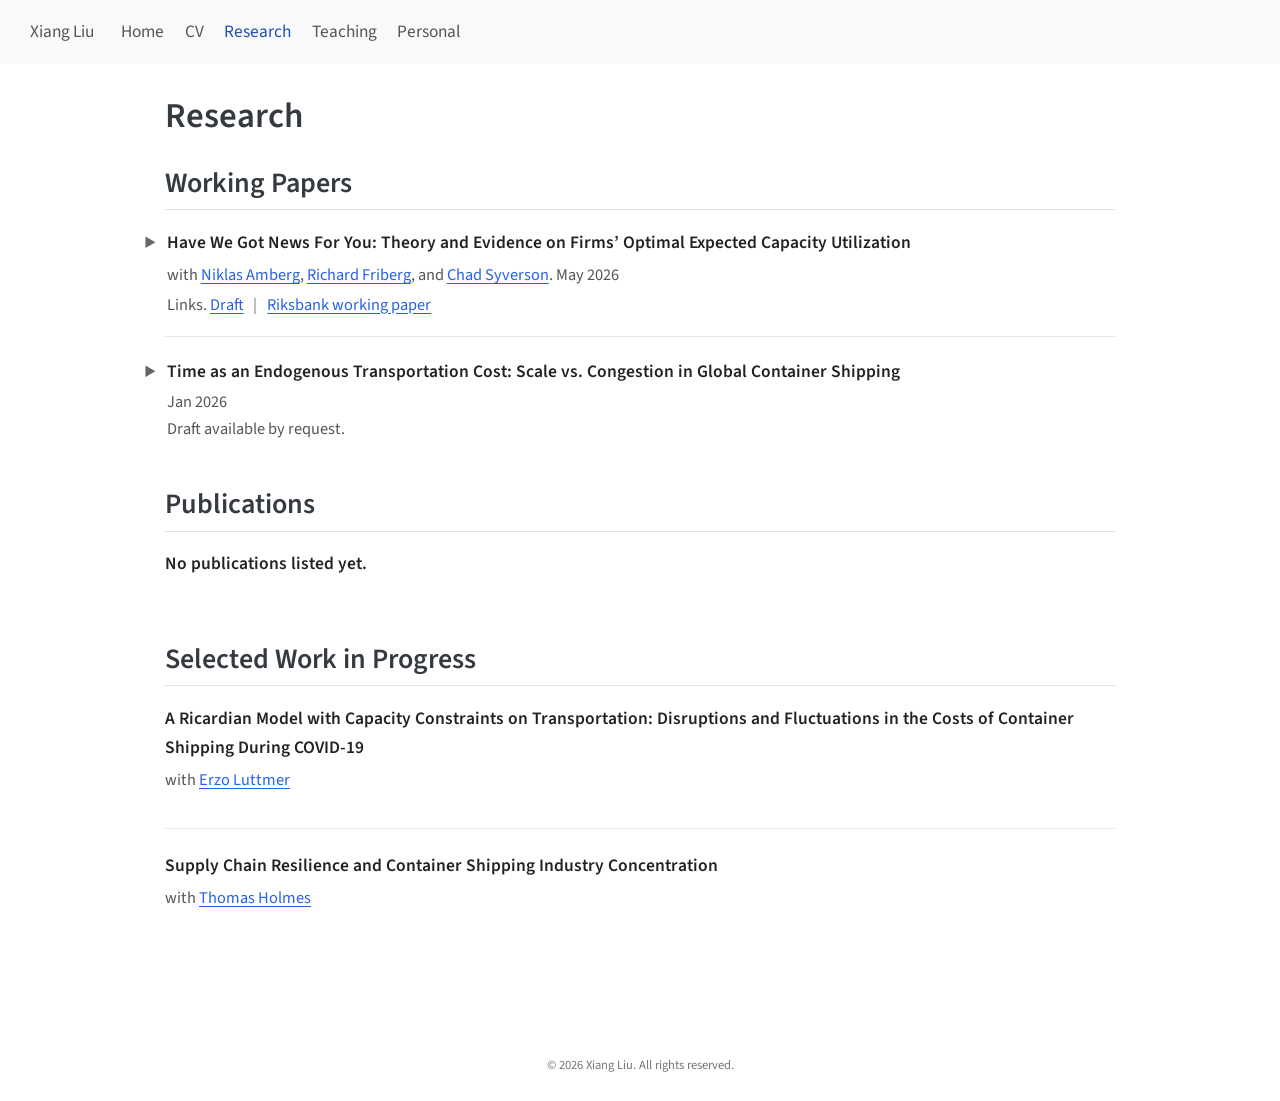
<file: docs/research.html>
<!DOCTYPE html>
<html xmlns="http://www.w3.org/1999/xhtml" lang="en" xml:lang="en"><head>

<meta charset="utf-8">
<meta name="generator" content="quarto-1.9.37">

<meta name="viewport" content="width=device-width, initial-scale=1.0, user-scalable=yes">

<meta name="description" content="Research by Xiang Liu.">

<title>Research – Xiang Liu</title>
<style>
/* Default styles provided by pandoc.
** See https://pandoc.org/MANUAL.html#variables-for-html for config info.
*/
code{white-space: pre-wrap;}
span.smallcaps{font-variant: small-caps;}
div.columns{display: flex; gap: min(4vw, 1.5em);}
div.column{flex: auto; overflow-x: auto;}
div.hanging-indent{margin-left: 1.5em; text-indent: -1.5em;}
ul.task-list{list-style: none;}
ul.task-list li input[type="checkbox"] {
  width: 0.8em;
  margin: 0 0.8em 0.2em -1em; /* quarto-specific, see https://github.com/quarto-dev/quarto-cli/issues/4556 */ 
  vertical-align: middle;
}
</style>


<script src="site_libs/quarto-nav/quarto-nav.js"></script>
<script src="site_libs/quarto-nav/headroom.min.js"></script>
<link href="./images/favicon_XL.jpg" rel="icon" type="image/jpeg">
<script src="site_libs/clipboard/clipboard.min.js"></script>
<script src="site_libs/quarto-html/quarto.js" type="module"></script>
<script src="site_libs/quarto-html/tabsets/tabsets.js" type="module"></script>
<script src="site_libs/quarto-html/popper.min.js"></script>
<script src="site_libs/quarto-html/tippy.umd.min.js"></script>
<script src="site_libs/quarto-html/anchor.min.js"></script>
<link href="site_libs/quarto-html/tippy.css" rel="stylesheet">
<link href="site_libs/quarto-html/quarto-syntax-highlighting-7f8f88aac4f3542376d5c11b86a4c14d.css" rel="stylesheet" id="quarto-text-highlighting-styles">
<script src="site_libs/bootstrap/bootstrap.min.js"></script>
<link href="site_libs/bootstrap/bootstrap-icons.css" rel="stylesheet">
<link href="site_libs/bootstrap/bootstrap-158031087360bce0ff56dc785ce39e06.min.css" rel="stylesheet" append-hash="true" id="quarto-bootstrap" data-mode="light">
<script id="quarto-search-options" type="application/json">{
  "language": {
    "search-no-results-text": "No results",
    "search-matching-documents-text": "matching documents",
    "search-copy-link-title": "Copy link to search",
    "search-hide-matches-text": "Hide additional matches",
    "search-more-match-text": "more match in this document",
    "search-more-matches-text": "more matches in this document",
    "search-clear-button-title": "Clear",
    "search-text-placeholder": "",
    "search-detached-cancel-button-title": "Cancel",
    "search-submit-button-title": "Submit",
    "search-label": "Search"
  }
}</script>


<link rel="stylesheet" href="styles.css">
</head>

<body class="nav-fixed quarto-light">

<div id="quarto-search-results"></div>
  <header id="quarto-header" class="headroom fixed-top">
    <nav class="navbar navbar-expand-lg " data-bs-theme="dark">
      <div class="navbar-container container-fluid">
      <div class="navbar-brand-container mx-auto">
    <a class="navbar-brand" href="./index.html">
    <span class="navbar-title">Xiang Liu</span>
    </a>
  </div>
          <button class="navbar-toggler" type="button" data-bs-toggle="collapse" data-bs-target="#navbarCollapse" aria-controls="navbarCollapse" role="menu" aria-expanded="false" aria-label="Toggle navigation" onclick="if (window.quartoToggleHeadroom) { window.quartoToggleHeadroom(); }">
  <span class="navbar-toggler-icon"></span>
</button>
          <div class="collapse navbar-collapse" id="navbarCollapse">
            <ul class="navbar-nav navbar-nav-scroll me-auto">
  <li class="nav-item">
    <a class="nav-link" href="./index.html"> 
<span class="menu-text">Home</span></a>
  </li>  
  <li class="nav-item">
    <a class="nav-link" href="./cv.html"> 
<span class="menu-text">CV</span></a>
  </li>  
  <li class="nav-item">
    <a class="nav-link active" href="./research.html" aria-current="page"> 
<span class="menu-text">Research</span></a>
  </li>  
  <li class="nav-item">
    <a class="nav-link" href="./teaching.html"> 
<span class="menu-text">Teaching</span></a>
  </li>  
  <li class="nav-item">
    <a class="nav-link" href="./personal.html"> 
<span class="menu-text">Personal</span></a>
  </li>  
</ul>
          </div> <!-- /navcollapse -->
            <div class="quarto-navbar-tools">
</div>
      </div> <!-- /container-fluid -->
    </nav>
</header>
<!-- content -->
<div id="quarto-content" class="quarto-container page-columns page-rows-contents page-layout-full page-navbar">
<!-- sidebar -->
<!-- margin-sidebar -->
    
<!-- main -->
<main class="content column-page" id="quarto-document-content">

<header id="title-block-header" class="quarto-title-block default">
<div class="quarto-title">
<h1 class="title">Research</h1>
</div>

<div>
  <div class="description">
    Research by Xiang Liu.
  </div>
</div>


<div class="quarto-title-meta column-page">

    
  
    
  </div>
  


</header>


<section id="research" class="level1 standard-page">
<h1>Research</h1>
<section id="working-papers" class="level2">
<h2 class="anchored" data-anchor-id="working-papers">Working Papers</h2>
<!-- <details class="research-entry">
<summary>
<span class="research-title">This Is a Working Paper Example 1</span>
<span class="research-meta">with <a href="https://example.com" target="_blank" rel="noopener noreferrer" onclick="event.stopPropagation();">Coauthor Name</a>; March 2026</span>
<span class="research-links">Links. 
<a href="files/papers/working_papers/example-working-paper-1.pdf" target="_blank" rel="noopener noreferrer" onclick="event.stopPropagation();">Draft</a>
<span class="link-separator">|</span>
<a href="files/papers/working_papers/example-working-paper-1-slides.pdf" target="_blank" rel="noopener noreferrer" onclick="event.stopPropagation();">Slides</a>
<span class="link-separator">|</span>
<a href="https://example.com" target="_blank" rel="noopener noreferrer" onclick="event.stopPropagation();">Video</a>
</span>
</summary>

<div class="research-details">

<p><strong>Abstract.</strong> This is the abstract of the working paper example. It should briefly describe the research question, the setting, the data or model, the main result, and the contribution.</p>

<p><strong>Presentations.</strong> Example Conference, 2026; Example Workshop, 2025.</p>

<p><strong>Media coverage.</strong> Add media coverage here if applicable.</p>

</div>
</details> -->
<!-- 
<details class="research-entry">
<summary>
<span class="research-title">This Is a Working Paper Example 2</span>
<span class="research-meta">with <a href="https://example.com" target="_blank" rel="noopener noreferrer" onclick="event.stopPropagation();">Another Coauthor</a>; Draft in progress</span>
<span class="research-links">Links. 
<a href="files/papers/working_papers/example-working-paper-2.pdf" target="_blank" rel="noopener noreferrer" onclick="event.stopPropagation();">Draft</a>
<span class="link-separator">|</span>
<a href="files/papers/working_papers/example-working-paper-2-slides.pdf" target="_blank" rel="noopener noreferrer" onclick="event.stopPropagation();">Slides</a>
<span class="link-separator">|</span>
<a href="https://example.com" target="_blank" rel="noopener noreferrer" onclick="event.stopPropagation();">Video</a>
</span>
</summary>

<div class="research-details">

<p><strong>Abstract.</strong> This is another example abstract. You can use this expanded section to provide more detail than the one-line description on your CV.</p>

<p><strong>Presentations.</strong> Add conference and seminar presentations here if applicable.</p>

<p><strong>Media coverage.</strong> Add media coverage here if applicable.</p>

</div>
</details> -->
<!-- <details class="research-entry">

<summary>

<span class="research-title">Have We Got News For You: Firm-Level Evidence on the Optimal Choice of Expected Capacity Utilization</span>
<span class="research-meta">with <a href="https://sites.google.com/view/niklasamberg/Home?authuser=0" target="_blank" rel="noopener noreferrer" onclick="event.stopPropagation();">Niklas Amberg</a>, <a href="https://www.richardfriberg.se/" target="_blank" rel="noopener noreferrer" onclick="event.stopPropagation();">Richard Friberg</a>, and <a href="https://faculty.chicagobooth.edu/chad-syverson" target="_blank" rel="noopener noreferrer" onclick="event.stopPropagation();">Chad Syverson</a>. April 2026 </span> 
<span class="research-links">Draft available by request.</span>
</summary>

<div class="research-details">

<p><strong>Abstract.</strong> We use quarterly micro data on capacity utilization among Swedish manufacturing firms to show idiosyncratic factors are more important than aggregate influences in explaining variation in capacity utilization across firms and over time. Idiosyncratic does not mean unpredictable, however. A newsvendor model of optimal capacity predicts that higher demand uncertainty lowers expected capacity utilization, especially for high-markup firms. We find support for these predictions in data containing firm-specific, forward-looking measures of uncertainty: firms facing high uncertainty on average have seven percentage points lower capacity utilization than firms facing low uncertainty; among high-markup firms, the difference is nine percentage points.</p>

</div>

</details> -->
<details class="research-entry">
<summary>
<p><span class="research-title">Have We Got News For You: Theory and Evidence on Firms’ Optimal Expected Capacity Utilization</span> <span class="research-meta">with <a href="https://sites.google.com/view/niklasamberg/Home?authuser=0" target="_blank" rel="noopener noreferrer" onclick="event.stopPropagation();">Niklas Amberg</a>, <a href="https://www.richardfriberg.se/" target="_blank" rel="noopener noreferrer" onclick="event.stopPropagation();">Richard Friberg</a>, and <a href="https://faculty.chicagobooth.edu/chad-syverson" target="_blank" rel="noopener noreferrer" onclick="event.stopPropagation();">Chad Syverson</a>. May 2026</span> <span class="research-links">Links. <a href="files/papers/working_papers/Capacity_utilization.pdf" target="_blank" rel="noopener noreferrer" onclick="event.stopPropagation();">Draft</a> <span class="link-separator">|</span> <a href="https://www.riksbank.se/globalassets/media/rapporter/working-papers/2026/no.-466-have-we-got-news-for-you-theory-and-evidence-on-firms-optimal-expected-capacity-utilization.pdf" target="_blank" rel="noopener noreferrer" onclick="event.stopPropagation();">Riksbank working paper</a> </span></p>
</summary>
<div class="research-details">
<p>
<strong>Abstract.</strong> We use quarterly micro data on capacity utilization among Swedish manufacturing firms to show that idiosyncratic factors are more important than aggregate influences in explaining variation in capacity utilization across firms and over time. Idiosyncratic does not mean unpredictable, however. A newsvendor model of optimal capacity predicts that higher demand uncertainty lowers expected capacity utilization, especially for high-markup firms. We find support for these predictions in data containing firm-specific, forward-looking measures of uncertainty: firms facing high uncertainty on average have seven percentage points lower capacity utilization than firms facing low uncertainty; among high-markup firms, the difference is nine percentage points.
</p>
</div>
</details>
<details class="research-entry">
<summary>
<span class="research-title">Time as an Endogenous Transportation Cost: Scale vs.&nbsp;Congestion in Global Container Shipping</span> <span class="research-meta">Jan 2026</span> <span class="research-links">Draft available by request.</span>
</summary>
<div class="research-details">
<p>
<strong>Abstract.</strong> Shipping time in containerized trade is not fixed, it is an equilibrium outcome of routing and scheduling in hub-and-spoke liner networks, and a key component of transportation costs. We provide direct micro evidence and causal estimates of how realized container flows on an origin–destination port pair affect end-to-end shipping time, trading off a Mohring-type scale effect (denser schedules, more direct service) against congestion. Using container journey-level microdata that directly measure total shipping time and routing choices, we implement a panel 2SLS design with a shift–share instrument for port-pair trade volume. Scale economies dominate congestion on net. Treating shipping time as endogenous has broader implications: shocks and policies that shift trade volumes also reshape shipping time through routing and scheduling, and thus the time component of trade costs.
</p>
</div>
</details>
</section>
<section id="publications" class="level2">
<h2 class="anchored" data-anchor-id="publications">Publications</h2>
<!-- 
<details class="research-entry">
<summary>
<span class="research-title">This Is a Publication Example</span>
<span class="research-meta">with <a href="https://example.com" target="_blank" rel="noopener noreferrer" onclick="event.stopPropagation();">Coauthor Name</a>; Journal Name, 2026</span>
<span class="research-links">Links. 
<a href="https://example.com" target="_blank" rel="noopener noreferrer" onclick="event.stopPropagation();">Journal page</a>
<span class="link-separator">|</span>
<a href="files/papers/publications/example-publication-1.pdf" target="_blank" rel="noopener noreferrer" onclick="event.stopPropagation();">Manuscript</a>
<span class="link-separator">|</span>
<a href="files/papers/publications/example-publication-1-slides.pdf" target="_blank" rel="noopener noreferrer" onclick="event.stopPropagation();">Slides</a>
<span class="link-separator">|</span>
<a href="https://example.com" target="_blank" rel="noopener noreferrer" onclick="event.stopPropagation();">Replication files</a>
</span>
</summary>

<div class="research-details">

<p><strong>Abstract.</strong> This is the abstract of the publication example. For published papers, you can include the abstract, journal information, replication files, media coverage, or related links.</p>

<p><strong>Presentations.</strong> Add conference and seminar presentations here if applicable.</p>

<p><strong>Media coverage.</strong> Add media coverage here if applicable.</p>

</div>
</details> -->
<div class="research-entry research-simple-entry">
<p><span class="research-title">No publications listed yet.</span></p>
</div>
</section>
<section id="selected-work-in-progress" class="level2">
<h2 class="anchored" data-anchor-id="selected-work-in-progress">Selected Work in Progress</h2>
<!-- <div class="research-entry research-simple-entry">
<span class="research-title">This Is a Work-in-Progress Example 1</span>
<span class="research-meta">solo-authored project</span>
</div>  -->
<div class="research-entry research-simple-entry">
<p><span class="research-title">A Ricardian Model with Capacity Constraints on Transportation: Disruptions and Fluctuations in the Costs of Container Shipping During COVID-19</span> <span class="research-meta">with <a href="https://users.econ.umn.edu/~luttmer/" target="_blank" rel="noopener noreferrer">Erzo Luttmer</a></span></p>
</div>
<div class="research-entry research-simple-entry">
<p><span class="research-title">Supply Chain Resilience and Container Shipping Industry Concentration</span> <span class="research-meta">with <a href="https://www.thomas-holmes.com/" target="_blank" rel="noopener noreferrer">Thomas Holmes</a> </span></p>
</div>
<!-- <div class="research-entry research-simple-entry">
<span class="research-title">This Is a Work-in-Progress Example 3</span>
<span class="research-meta">with <a href="https://www.thomas-holmes.com/" target="_blank" rel="noopener noreferrer">Thomas Holmes</a> and <a href="https://example.com" target="_blank" rel="noopener noreferrer">Another Coauthor</a></span>
</div> -->
</section>
</section>



</main> <!-- /main -->
<script id="quarto-html-after-body" type="application/javascript">
  window.document.addEventListener("DOMContentLoaded", function (event) {
    const icon = "";
    const anchorJS = new window.AnchorJS();
    anchorJS.options = {
      placement: 'right',
      icon: icon
    };
    anchorJS.add('.anchored');
    const isCodeAnnotation = (el) => {
      for (const clz of el.classList) {
        if (clz.startsWith('code-annotation-')) {                     
          return true;
        }
      }
      return false;
    }
    const onCopySuccess = function(e) {
      // button target
      const button = e.trigger;
      // don't keep focus
      button.blur();
      // flash "checked"
      button.classList.add('code-copy-button-checked');
      var currentTitle = button.getAttribute("title");
      button.setAttribute("title", "Copied!");
      let tooltip;
      if (window.bootstrap) {
        button.setAttribute("data-bs-toggle", "tooltip");
        button.setAttribute("data-bs-placement", "left");
        button.setAttribute("data-bs-title", "Copied!");
        tooltip = new bootstrap.Tooltip(button, 
          { trigger: "manual", 
            customClass: "code-copy-button-tooltip",
            offset: [0, -8]});
        tooltip.show();    
      }
      setTimeout(function() {
        if (tooltip) {
          tooltip.hide();
          button.removeAttribute("data-bs-title");
          button.removeAttribute("data-bs-toggle");
          button.removeAttribute("data-bs-placement");
        }
        button.setAttribute("title", currentTitle);
        button.classList.remove('code-copy-button-checked');
      }, 1000);
      // clear code selection
      e.clearSelection();
    }
    const getTextToCopy = function(trigger) {
      const outerScaffold = trigger.parentElement.cloneNode(true);
      const codeEl = outerScaffold.querySelector('code');
      for (const childEl of codeEl.children) {
        if (isCodeAnnotation(childEl)) {
          childEl.remove();
        }
      }
      return codeEl.innerText;
    }
    const clipboard = new window.ClipboardJS('.code-copy-button:not([data-in-quarto-modal])', {
      text: getTextToCopy
    });
    clipboard.on('success', onCopySuccess);
    if (window.document.getElementById('quarto-embedded-source-code-modal')) {
      const clipboardModal = new window.ClipboardJS('.code-copy-button[data-in-quarto-modal]', {
        text: getTextToCopy,
        container: window.document.getElementById('quarto-embedded-source-code-modal')
      });
      clipboardModal.on('success', onCopySuccess);
    }
      var localhostRegex = new RegExp(/^(?:http|https):\/\/localhost\:?[0-9]*\//);
      var mailtoRegex = new RegExp(/^mailto:/);
        var filterRegex = new RegExp("https:\/\/xiangliu-econ\.com");
      var isInternal = (href) => {
          return filterRegex.test(href) || localhostRegex.test(href) || mailtoRegex.test(href);
      }
      // Inspect non-navigation links and adorn them if external
     var links = window.document.querySelectorAll('a[href]:not(.nav-link):not(.navbar-brand):not(.toc-action):not(.sidebar-link):not(.sidebar-item-toggle):not(.pagination-link):not(.no-external):not([aria-hidden]):not(.dropdown-item):not(.quarto-navigation-tool):not(.about-link)');
      for (var i=0; i<links.length; i++) {
        const link = links[i];
        if (!isInternal(link.href)) {
          // undo the damage that might have been done by quarto-nav.js in the case of
          // links that we want to consider external
          if (link.dataset.originalHref !== undefined) {
            link.href = link.dataset.originalHref;
          }
        }
      }
    function tippyHover(el, contentFn, onTriggerFn, onUntriggerFn) {
      const config = {
        allowHTML: true,
        maxWidth: 500,
        delay: 100,
        arrow: false,
        appendTo: function(el) {
            return el.parentElement;
        },
        interactive: true,
        interactiveBorder: 10,
        theme: 'quarto',
        placement: 'bottom-start',
      };
      if (contentFn) {
        config.content = contentFn;
      }
      if (onTriggerFn) {
        config.onTrigger = onTriggerFn;
      }
      if (onUntriggerFn) {
        config.onUntrigger = onUntriggerFn;
      }
      window.tippy(el, config); 
    }
    const noterefs = window.document.querySelectorAll('a[role="doc-noteref"]');
    for (var i=0; i<noterefs.length; i++) {
      const ref = noterefs[i];
      tippyHover(ref, function() {
        // use id or data attribute instead here
        let href = ref.getAttribute('data-footnote-href') || ref.getAttribute('href');
        try { href = new URL(href).hash; } catch {}
        const id = href.replace(/^#\/?/, "");
        const note = window.document.getElementById(id);
        if (note) {
          return note.innerHTML;
        } else {
          return "";
        }
      });
    }
    const xrefs = window.document.querySelectorAll('a.quarto-xref');
    const processXRef = (id, note) => {
      // Strip column container classes
      const stripColumnClz = (el) => {
        el.classList.remove("page-full", "page-columns");
        if (el.children) {
          for (const child of el.children) {
            stripColumnClz(child);
          }
        }
      }
      stripColumnClz(note)
      if (id === null || id.startsWith('sec-')) {
        // Special case sections, only their first couple elements
        const container = document.createElement("div");
        if (note.children && note.children.length > 2) {
          container.appendChild(note.children[0].cloneNode(true));
          for (let i = 1; i < note.children.length; i++) {
            const child = note.children[i];
            if (child.tagName === "P" && child.innerText === "") {
              continue;
            } else {
              container.appendChild(child.cloneNode(true));
              break;
            }
          }
          if (window.Quarto?.typesetMath) {
            window.Quarto.typesetMath(container);
          }
          return container.innerHTML
        } else {
          if (window.Quarto?.typesetMath) {
            window.Quarto.typesetMath(note);
          }
          return note.innerHTML;
        }
      } else {
        // Remove any anchor links if they are present
        const anchorLink = note.querySelector('a.anchorjs-link');
        if (anchorLink) {
          anchorLink.remove();
        }
        if (window.Quarto?.typesetMath) {
          window.Quarto.typesetMath(note);
        }
        if (note.classList.contains("callout")) {
          return note.outerHTML;
        } else {
          return note.innerHTML;
        }
      }
    }
    for (var i=0; i<xrefs.length; i++) {
      const xref = xrefs[i];
      tippyHover(xref, undefined, function(instance) {
        instance.disable();
        let url = xref.getAttribute('href');
        let hash = undefined; 
        if (url.startsWith('#')) {
          hash = url;
        } else {
          try { hash = new URL(url).hash; } catch {}
        }
        if (hash) {
          const id = hash.replace(/^#\/?/, "");
          const note = window.document.getElementById(id);
          if (note !== null) {
            try {
              const html = processXRef(id, note.cloneNode(true));
              instance.setContent(html);
            } finally {
              instance.enable();
              instance.show();
            }
          } else {
            // See if we can fetch this
            fetch(url.split('#')[0])
            .then(res => res.text())
            .then(html => {
              const parser = new DOMParser();
              const htmlDoc = parser.parseFromString(html, "text/html");
              const note = htmlDoc.getElementById(id);
              if (note !== null) {
                const html = processXRef(id, note);
                instance.setContent(html);
              } 
            }).finally(() => {
              instance.enable();
              instance.show();
            });
          }
        } else {
          // See if we can fetch a full url (with no hash to target)
          // This is a special case and we should probably do some content thinning / targeting
          fetch(url)
          .then(res => res.text())
          .then(html => {
            const parser = new DOMParser();
            const htmlDoc = parser.parseFromString(html, "text/html");
            const note = htmlDoc.querySelector('main.content');
            if (note !== null) {
              // This should only happen for chapter cross references
              // (since there is no id in the URL)
              // remove the first header
              if (note.children.length > 0 && note.children[0].tagName === "HEADER") {
                note.children[0].remove();
              }
              const html = processXRef(null, note);
              instance.setContent(html);
            } 
          }).finally(() => {
            instance.enable();
            instance.show();
          });
        }
      }, function(instance) {
      });
    }
        let selectedAnnoteEl;
        const selectorForAnnotation = ( cell, annotation) => {
          let cellAttr = 'data-code-cell="' + cell + '"';
          let lineAttr = 'data-code-annotation="' +  annotation + '"';
          const selector = 'span[' + cellAttr + '][' + lineAttr + ']';
          return selector;
        }
        const selectCodeLines = (annoteEl) => {
          const doc = window.document;
          const targetCell = annoteEl.getAttribute("data-target-cell");
          const targetAnnotation = annoteEl.getAttribute("data-target-annotation");
          const annoteSpan = window.document.querySelector(selectorForAnnotation(targetCell, targetAnnotation));
          const lines = annoteSpan.getAttribute("data-code-lines").split(",");
          const lineIds = lines.map((line) => {
            return targetCell + "-" + line;
          })
          let top = null;
          let height = null;
          let parent = null;
          if (lineIds.length > 0) {
              //compute the position of the single el (top and bottom and make a div)
              const el = window.document.getElementById(lineIds[0]);
              top = el.offsetTop;
              height = el.offsetHeight;
              parent = el.parentElement.parentElement;
            if (lineIds.length > 1) {
              const lastEl = window.document.getElementById(lineIds[lineIds.length - 1]);
              const bottom = lastEl.offsetTop + lastEl.offsetHeight;
              height = bottom - top;
            }
            if (top !== null && height !== null && parent !== null) {
              // cook up a div (if necessary) and position it 
              let div = window.document.getElementById("code-annotation-line-highlight");
              if (div === null) {
                div = window.document.createElement("div");
                div.setAttribute("id", "code-annotation-line-highlight");
                div.style.position = 'absolute';
                parent.appendChild(div);
              }
              div.style.top = top - 2 + "px";
              div.style.height = height + 4 + "px";
              div.style.left = 0;
              let gutterDiv = window.document.getElementById("code-annotation-line-highlight-gutter");
              if (gutterDiv === null) {
                gutterDiv = window.document.createElement("div");
                gutterDiv.setAttribute("id", "code-annotation-line-highlight-gutter");
                gutterDiv.style.position = 'absolute';
                const codeCell = window.document.getElementById(targetCell);
                const gutter = codeCell.querySelector('.code-annotation-gutter');
                gutter.appendChild(gutterDiv);
              }
              gutterDiv.style.top = top - 2 + "px";
              gutterDiv.style.height = height + 4 + "px";
            }
            selectedAnnoteEl = annoteEl;
          }
        };
        const unselectCodeLines = () => {
          const elementsIds = ["code-annotation-line-highlight", "code-annotation-line-highlight-gutter"];
          elementsIds.forEach((elId) => {
            const div = window.document.getElementById(elId);
            if (div) {
              div.remove();
            }
          });
          selectedAnnoteEl = undefined;
        };
          // Handle positioning of the toggle
      window.addEventListener(
        "resize",
        throttle(() => {
          elRect = undefined;
          if (selectedAnnoteEl) {
            selectCodeLines(selectedAnnoteEl);
          }
        }, 10)
      );
      function throttle(fn, ms) {
      let throttle = false;
      let timer;
        return (...args) => {
          if(!throttle) { // first call gets through
              fn.apply(this, args);
              throttle = true;
          } else { // all the others get throttled
              if(timer) clearTimeout(timer); // cancel #2
              timer = setTimeout(() => {
                fn.apply(this, args);
                timer = throttle = false;
              }, ms);
          }
        };
      }
        // Attach click handler to the DT
        const annoteDls = window.document.querySelectorAll('dt[data-target-cell]');
        for (const annoteDlNode of annoteDls) {
          annoteDlNode.addEventListener('click', (event) => {
            const clickedEl = event.target;
            if (clickedEl !== selectedAnnoteEl) {
              unselectCodeLines();
              const activeEl = window.document.querySelector('dt[data-target-cell].code-annotation-active');
              if (activeEl) {
                activeEl.classList.remove('code-annotation-active');
              }
              selectCodeLines(clickedEl);
              clickedEl.classList.add('code-annotation-active');
            } else {
              // Unselect the line
              unselectCodeLines();
              clickedEl.classList.remove('code-annotation-active');
            }
          });
        }
    const findCites = (el) => {
      const parentEl = el.parentElement;
      if (parentEl) {
        const cites = parentEl.dataset.cites;
        if (cites) {
          return {
            el,
            cites: cites.split(' ')
          };
        } else {
          return findCites(el.parentElement)
        }
      } else {
        return undefined;
      }
    };
    var bibliorefs = window.document.querySelectorAll('a[role="doc-biblioref"]');
    for (var i=0; i<bibliorefs.length; i++) {
      const ref = bibliorefs[i];
      const citeInfo = findCites(ref);
      if (citeInfo) {
        tippyHover(citeInfo.el, function() {
          var popup = window.document.createElement('div');
          citeInfo.cites.forEach(function(cite) {
            var citeDiv = window.document.createElement('div');
            citeDiv.classList.add('hanging-indent');
            citeDiv.classList.add('csl-entry');
            var biblioDiv = window.document.getElementById('ref-' + cite);
            if (biblioDiv) {
              citeDiv.innerHTML = biblioDiv.innerHTML;
            }
            popup.appendChild(citeDiv);
          });
          return popup.innerHTML;
        });
      }
    }
  });
  </script>
</div> <!-- /content -->
<footer class="footer">
  <div class="nav-footer">
    <div class="nav-footer-left">
      &nbsp;
    </div>   
    <div class="nav-footer-center">
<p>© 2026 Xiang Liu. All rights reserved.</p>
</div>
    <div class="nav-footer-right">
      &nbsp;
    </div>
  </div>
</footer>




</body></html>
</file>
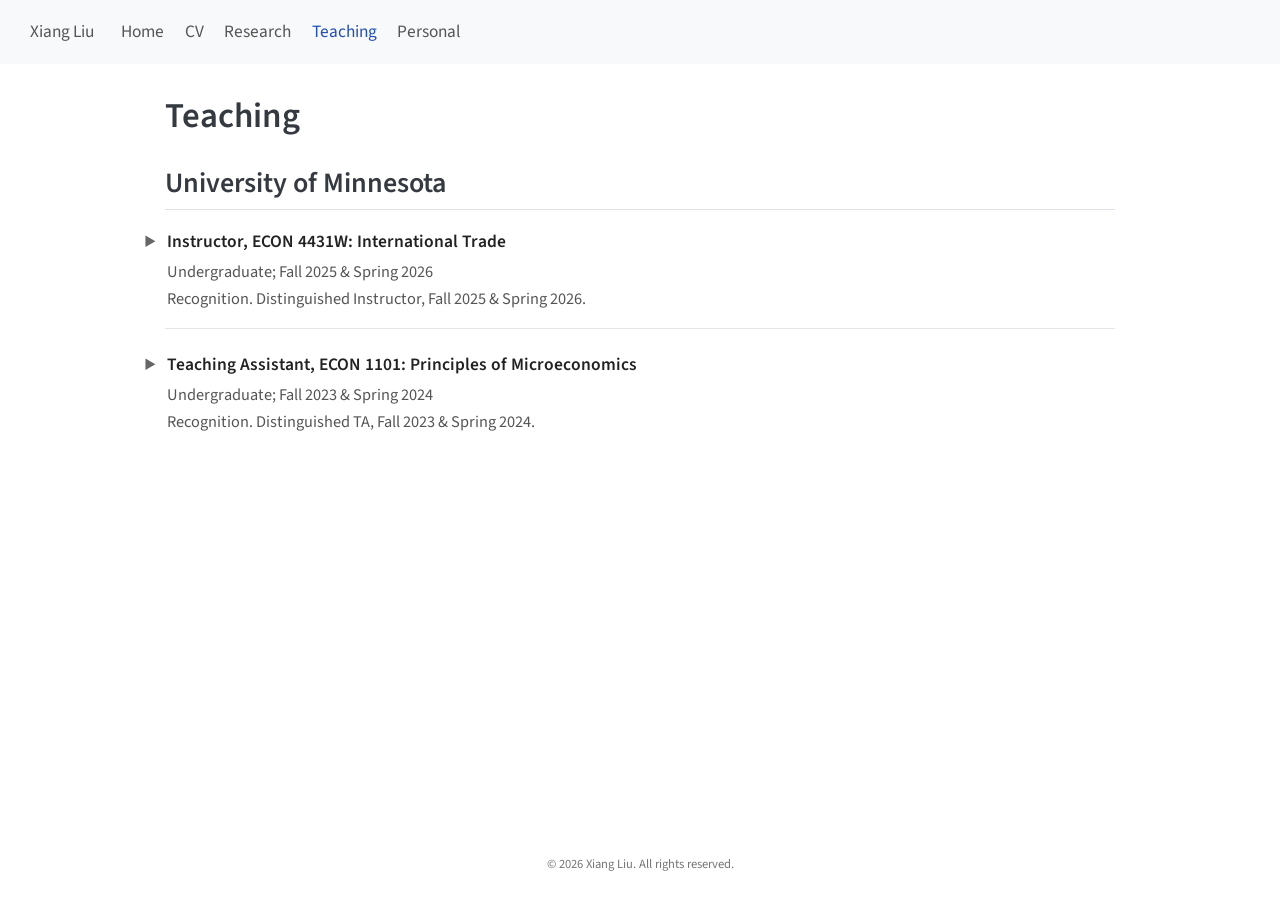
<file: docs/teaching.html>
<!DOCTYPE html>
<html xmlns="http://www.w3.org/1999/xhtml" lang="en" xml:lang="en"><head>

<meta charset="utf-8">
<meta name="generator" content="quarto-1.9.37">

<meta name="viewport" content="width=device-width, initial-scale=1.0, user-scalable=yes">

<meta name="description" content="Teaching by Xiang Liu, PhD candidate in Economics at the University of Minnesota.">

<title>Teaching – Xiang Liu</title>
<style>
/* Default styles provided by pandoc.
** See https://pandoc.org/MANUAL.html#variables-for-html for config info.
*/
code{white-space: pre-wrap;}
span.smallcaps{font-variant: small-caps;}
div.columns{display: flex; gap: min(4vw, 1.5em);}
div.column{flex: auto; overflow-x: auto;}
div.hanging-indent{margin-left: 1.5em; text-indent: -1.5em;}
ul.task-list{list-style: none;}
ul.task-list li input[type="checkbox"] {
  width: 0.8em;
  margin: 0 0.8em 0.2em -1em; /* quarto-specific, see https://github.com/quarto-dev/quarto-cli/issues/4556 */ 
  vertical-align: middle;
}
</style>


<script src="site_libs/quarto-nav/quarto-nav.js"></script>
<script src="site_libs/quarto-nav/headroom.min.js"></script>
<link href="./images/favicon_XL.jpg" rel="icon" type="image/jpeg">
<script src="site_libs/clipboard/clipboard.min.js"></script>
<script src="site_libs/quarto-html/quarto.js" type="module"></script>
<script src="site_libs/quarto-html/tabsets/tabsets.js" type="module"></script>
<script src="site_libs/quarto-html/popper.min.js"></script>
<script src="site_libs/quarto-html/tippy.umd.min.js"></script>
<script src="site_libs/quarto-html/anchor.min.js"></script>
<link href="site_libs/quarto-html/tippy.css" rel="stylesheet">
<link href="site_libs/quarto-html/quarto-syntax-highlighting-7f8f88aac4f3542376d5c11b86a4c14d.css" rel="stylesheet" id="quarto-text-highlighting-styles">
<script src="site_libs/bootstrap/bootstrap.min.js"></script>
<link href="site_libs/bootstrap/bootstrap-icons.css" rel="stylesheet">
<link href="site_libs/bootstrap/bootstrap-158031087360bce0ff56dc785ce39e06.min.css" rel="stylesheet" append-hash="true" id="quarto-bootstrap" data-mode="light">
<script id="quarto-search-options" type="application/json">{
  "language": {
    "search-no-results-text": "No results",
    "search-matching-documents-text": "matching documents",
    "search-copy-link-title": "Copy link to search",
    "search-hide-matches-text": "Hide additional matches",
    "search-more-match-text": "more match in this document",
    "search-more-matches-text": "more matches in this document",
    "search-clear-button-title": "Clear",
    "search-text-placeholder": "",
    "search-detached-cancel-button-title": "Cancel",
    "search-submit-button-title": "Submit",
    "search-label": "Search"
  }
}</script>


<link rel="stylesheet" href="styles.css">
</head>

<body class="nav-fixed quarto-light">

<div id="quarto-search-results"></div>
  <header id="quarto-header" class="headroom fixed-top">
    <nav class="navbar navbar-expand-lg " data-bs-theme="dark">
      <div class="navbar-container container-fluid">
      <div class="navbar-brand-container mx-auto">
    <a class="navbar-brand" href="./index.html">
    <span class="navbar-title">Xiang Liu</span>
    </a>
  </div>
          <button class="navbar-toggler" type="button" data-bs-toggle="collapse" data-bs-target="#navbarCollapse" aria-controls="navbarCollapse" role="menu" aria-expanded="false" aria-label="Toggle navigation" onclick="if (window.quartoToggleHeadroom) { window.quartoToggleHeadroom(); }">
  <span class="navbar-toggler-icon"></span>
</button>
          <div class="collapse navbar-collapse" id="navbarCollapse">
            <ul class="navbar-nav navbar-nav-scroll me-auto">
  <li class="nav-item">
    <a class="nav-link" href="./index.html"> 
<span class="menu-text">Home</span></a>
  </li>  
  <li class="nav-item">
    <a class="nav-link" href="./cv.html"> 
<span class="menu-text">CV</span></a>
  </li>  
  <li class="nav-item">
    <a class="nav-link" href="./research.html"> 
<span class="menu-text">Research</span></a>
  </li>  
  <li class="nav-item">
    <a class="nav-link active" href="./teaching.html" aria-current="page"> 
<span class="menu-text">Teaching</span></a>
  </li>  
  <li class="nav-item">
    <a class="nav-link" href="./personal.html"> 
<span class="menu-text">Personal</span></a>
  </li>  
</ul>
          </div> <!-- /navcollapse -->
            <div class="quarto-navbar-tools">
</div>
      </div> <!-- /container-fluid -->
    </nav>
</header>
<!-- content -->
<div id="quarto-content" class="quarto-container page-columns page-rows-contents page-layout-full page-navbar">
<!-- sidebar -->
<!-- margin-sidebar -->
    
<!-- main -->
<main class="content column-page" id="quarto-document-content">

<header id="title-block-header" class="quarto-title-block default">
<div class="quarto-title">
<h1 class="title">Teaching</h1>
</div>

<div>
  <div class="description">
    Teaching by Xiang Liu, PhD candidate in Economics at the University of Minnesota.
  </div>
</div>


<div class="quarto-title-meta column-page">

    
  
    
  </div>
  


</header>


<section id="teaching" class="level1 standard-page">
<h1>Teaching</h1>
<section id="university-of-minnesota" class="level2">
<h2 class="anchored" data-anchor-id="university-of-minnesota">University of Minnesota</h2>
<details class="teaching-entry">
<summary>
<span class="teaching-title">Instructor, ECON 4431W: International Trade</span> <span class="teaching-meta">Undergraduate; Fall 2025 &amp; Spring 2026</span> <span class="teaching-recognition">Recognition. Distinguished Instructor, Fall 2025 &amp; Spring 2026.</span>
</summary>
<div class="teaching-details">
<p>
<strong>Course.</strong> ECON 4431W: International Trade.
</p>
<p>
<strong>Role.</strong> Instructor.
</p>
<p>
</p><p><strong>Description.</strong> What is the essence of international trade? What are the main factors that determine trade patterns? Who benefits from trade and by how much? How do immigration, technological progress, and trade policies such as tariffs and quotas affect welfare? How will technological progress in the developing world affect the developed world? What are the effects of barriers to trade, such as tariffs and quotas? To answer those questions properly, we need economic tools in trade.</p>
This course introduces both the theoretical and empirical analysis of international trade. We will investigate classic models such as the basic exchange economy, the Armington model, the Ricardian model, and more. On the other hand, we will connect these models to evidence, including using the gravity equation and regression analysis.
<p></p>
<p>
<strong>Enrollment.</strong> 57 students in Fall 2025 and 54 students in Spring 2026.
</p>
<p>
<strong>Materials.</strong> <a href="files/teaching/minnesota/2025-26/syllabi/econ4431w-syllabus.pdf" target="_blank" rel="noopener noreferrer">Syllabus is here</a>, <a href="files/teaching/minnesota/2025-26/slides/econ4431w-sample-slides.pdf" target="_blank" rel="noopener noreferrer">sample slides are here</a>, and other teaching materials are available upon request.
</p>
</div>
</details>
<details class="teaching-entry">
<summary>
<span class="teaching-title">Teaching Assistant, ECON 1101: Principles of Microeconomics</span> <span class="teaching-meta">Undergraduate; Fall 2023 &amp; Spring 2024</span> <span class="teaching-recognition">Recognition. Distinguished TA, Fall 2023 &amp; Spring 2024.</span>
</summary>
<div class="teaching-details">
<p>
<strong>Course.</strong> ECON 1101: Principles of Microeconomics.
</p>
<p>
<strong>Role.</strong> Teaching Assistant.
</p>
<p>
<strong>Description.</strong> This course introduces core concepts in microeconomics, including consumer choice, producer behavior, markets, welfare, externalities, market power, and the role of public policy.
</p>
<p>
<strong>Enrollment.</strong> 240 students.
</p>
<p>
<strong>Materials.</strong> Discussion materials and teaching notes are available upon request.
</p>
</div>
</details>
<!-- <details class="teaching-entry">
<summary>
<span class="teaching-title">Role, COURSE NUMBER: Course Title</span>
<span class="teaching-meta">Undergraduate; Term Year</span>
<span class="teaching-recognition">Recognition. Award or recognition, if any.</span>
</summary>

<div class="teaching-details">

<p><strong>Course.</strong> COURSE NUMBER: Course Title.</p>

<p><strong>Role.</strong> Instructor or Teaching Assistant.</p>

<p><strong>Description.</strong> Add course description here.</p>

<p><strong>Enrollment.</strong> Add enrollment here.</p>

<p><strong>Materials.</strong> Add syllabus or materials link here.</p>

</div>
</details> -->
</section>
</section>



</main> <!-- /main -->
<script id="quarto-html-after-body" type="application/javascript">
  window.document.addEventListener("DOMContentLoaded", function (event) {
    const icon = "";
    const anchorJS = new window.AnchorJS();
    anchorJS.options = {
      placement: 'right',
      icon: icon
    };
    anchorJS.add('.anchored');
    const isCodeAnnotation = (el) => {
      for (const clz of el.classList) {
        if (clz.startsWith('code-annotation-')) {                     
          return true;
        }
      }
      return false;
    }
    const onCopySuccess = function(e) {
      // button target
      const button = e.trigger;
      // don't keep focus
      button.blur();
      // flash "checked"
      button.classList.add('code-copy-button-checked');
      var currentTitle = button.getAttribute("title");
      button.setAttribute("title", "Copied!");
      let tooltip;
      if (window.bootstrap) {
        button.setAttribute("data-bs-toggle", "tooltip");
        button.setAttribute("data-bs-placement", "left");
        button.setAttribute("data-bs-title", "Copied!");
        tooltip = new bootstrap.Tooltip(button, 
          { trigger: "manual", 
            customClass: "code-copy-button-tooltip",
            offset: [0, -8]});
        tooltip.show();    
      }
      setTimeout(function() {
        if (tooltip) {
          tooltip.hide();
          button.removeAttribute("data-bs-title");
          button.removeAttribute("data-bs-toggle");
          button.removeAttribute("data-bs-placement");
        }
        button.setAttribute("title", currentTitle);
        button.classList.remove('code-copy-button-checked');
      }, 1000);
      // clear code selection
      e.clearSelection();
    }
    const getTextToCopy = function(trigger) {
      const outerScaffold = trigger.parentElement.cloneNode(true);
      const codeEl = outerScaffold.querySelector('code');
      for (const childEl of codeEl.children) {
        if (isCodeAnnotation(childEl)) {
          childEl.remove();
        }
      }
      return codeEl.innerText;
    }
    const clipboard = new window.ClipboardJS('.code-copy-button:not([data-in-quarto-modal])', {
      text: getTextToCopy
    });
    clipboard.on('success', onCopySuccess);
    if (window.document.getElementById('quarto-embedded-source-code-modal')) {
      const clipboardModal = new window.ClipboardJS('.code-copy-button[data-in-quarto-modal]', {
        text: getTextToCopy,
        container: window.document.getElementById('quarto-embedded-source-code-modal')
      });
      clipboardModal.on('success', onCopySuccess);
    }
      var localhostRegex = new RegExp(/^(?:http|https):\/\/localhost\:?[0-9]*\//);
      var mailtoRegex = new RegExp(/^mailto:/);
        var filterRegex = new RegExp("https:\/\/xiangliu-econ\.com");
      var isInternal = (href) => {
          return filterRegex.test(href) || localhostRegex.test(href) || mailtoRegex.test(href);
      }
      // Inspect non-navigation links and adorn them if external
     var links = window.document.querySelectorAll('a[href]:not(.nav-link):not(.navbar-brand):not(.toc-action):not(.sidebar-link):not(.sidebar-item-toggle):not(.pagination-link):not(.no-external):not([aria-hidden]):not(.dropdown-item):not(.quarto-navigation-tool):not(.about-link)');
      for (var i=0; i<links.length; i++) {
        const link = links[i];
        if (!isInternal(link.href)) {
          // undo the damage that might have been done by quarto-nav.js in the case of
          // links that we want to consider external
          if (link.dataset.originalHref !== undefined) {
            link.href = link.dataset.originalHref;
          }
        }
      }
    function tippyHover(el, contentFn, onTriggerFn, onUntriggerFn) {
      const config = {
        allowHTML: true,
        maxWidth: 500,
        delay: 100,
        arrow: false,
        appendTo: function(el) {
            return el.parentElement;
        },
        interactive: true,
        interactiveBorder: 10,
        theme: 'quarto',
        placement: 'bottom-start',
      };
      if (contentFn) {
        config.content = contentFn;
      }
      if (onTriggerFn) {
        config.onTrigger = onTriggerFn;
      }
      if (onUntriggerFn) {
        config.onUntrigger = onUntriggerFn;
      }
      window.tippy(el, config); 
    }
    const noterefs = window.document.querySelectorAll('a[role="doc-noteref"]');
    for (var i=0; i<noterefs.length; i++) {
      const ref = noterefs[i];
      tippyHover(ref, function() {
        // use id or data attribute instead here
        let href = ref.getAttribute('data-footnote-href') || ref.getAttribute('href');
        try { href = new URL(href).hash; } catch {}
        const id = href.replace(/^#\/?/, "");
        const note = window.document.getElementById(id);
        if (note) {
          return note.innerHTML;
        } else {
          return "";
        }
      });
    }
    const xrefs = window.document.querySelectorAll('a.quarto-xref');
    const processXRef = (id, note) => {
      // Strip column container classes
      const stripColumnClz = (el) => {
        el.classList.remove("page-full", "page-columns");
        if (el.children) {
          for (const child of el.children) {
            stripColumnClz(child);
          }
        }
      }
      stripColumnClz(note)
      if (id === null || id.startsWith('sec-')) {
        // Special case sections, only their first couple elements
        const container = document.createElement("div");
        if (note.children && note.children.length > 2) {
          container.appendChild(note.children[0].cloneNode(true));
          for (let i = 1; i < note.children.length; i++) {
            const child = note.children[i];
            if (child.tagName === "P" && child.innerText === "") {
              continue;
            } else {
              container.appendChild(child.cloneNode(true));
              break;
            }
          }
          if (window.Quarto?.typesetMath) {
            window.Quarto.typesetMath(container);
          }
          return container.innerHTML
        } else {
          if (window.Quarto?.typesetMath) {
            window.Quarto.typesetMath(note);
          }
          return note.innerHTML;
        }
      } else {
        // Remove any anchor links if they are present
        const anchorLink = note.querySelector('a.anchorjs-link');
        if (anchorLink) {
          anchorLink.remove();
        }
        if (window.Quarto?.typesetMath) {
          window.Quarto.typesetMath(note);
        }
        if (note.classList.contains("callout")) {
          return note.outerHTML;
        } else {
          return note.innerHTML;
        }
      }
    }
    for (var i=0; i<xrefs.length; i++) {
      const xref = xrefs[i];
      tippyHover(xref, undefined, function(instance) {
        instance.disable();
        let url = xref.getAttribute('href');
        let hash = undefined; 
        if (url.startsWith('#')) {
          hash = url;
        } else {
          try { hash = new URL(url).hash; } catch {}
        }
        if (hash) {
          const id = hash.replace(/^#\/?/, "");
          const note = window.document.getElementById(id);
          if (note !== null) {
            try {
              const html = processXRef(id, note.cloneNode(true));
              instance.setContent(html);
            } finally {
              instance.enable();
              instance.show();
            }
          } else {
            // See if we can fetch this
            fetch(url.split('#')[0])
            .then(res => res.text())
            .then(html => {
              const parser = new DOMParser();
              const htmlDoc = parser.parseFromString(html, "text/html");
              const note = htmlDoc.getElementById(id);
              if (note !== null) {
                const html = processXRef(id, note);
                instance.setContent(html);
              } 
            }).finally(() => {
              instance.enable();
              instance.show();
            });
          }
        } else {
          // See if we can fetch a full url (with no hash to target)
          // This is a special case and we should probably do some content thinning / targeting
          fetch(url)
          .then(res => res.text())
          .then(html => {
            const parser = new DOMParser();
            const htmlDoc = parser.parseFromString(html, "text/html");
            const note = htmlDoc.querySelector('main.content');
            if (note !== null) {
              // This should only happen for chapter cross references
              // (since there is no id in the URL)
              // remove the first header
              if (note.children.length > 0 && note.children[0].tagName === "HEADER") {
                note.children[0].remove();
              }
              const html = processXRef(null, note);
              instance.setContent(html);
            } 
          }).finally(() => {
            instance.enable();
            instance.show();
          });
        }
      }, function(instance) {
      });
    }
        let selectedAnnoteEl;
        const selectorForAnnotation = ( cell, annotation) => {
          let cellAttr = 'data-code-cell="' + cell + '"';
          let lineAttr = 'data-code-annotation="' +  annotation + '"';
          const selector = 'span[' + cellAttr + '][' + lineAttr + ']';
          return selector;
        }
        const selectCodeLines = (annoteEl) => {
          const doc = window.document;
          const targetCell = annoteEl.getAttribute("data-target-cell");
          const targetAnnotation = annoteEl.getAttribute("data-target-annotation");
          const annoteSpan = window.document.querySelector(selectorForAnnotation(targetCell, targetAnnotation));
          const lines = annoteSpan.getAttribute("data-code-lines").split(",");
          const lineIds = lines.map((line) => {
            return targetCell + "-" + line;
          })
          let top = null;
          let height = null;
          let parent = null;
          if (lineIds.length > 0) {
              //compute the position of the single el (top and bottom and make a div)
              const el = window.document.getElementById(lineIds[0]);
              top = el.offsetTop;
              height = el.offsetHeight;
              parent = el.parentElement.parentElement;
            if (lineIds.length > 1) {
              const lastEl = window.document.getElementById(lineIds[lineIds.length - 1]);
              const bottom = lastEl.offsetTop + lastEl.offsetHeight;
              height = bottom - top;
            }
            if (top !== null && height !== null && parent !== null) {
              // cook up a div (if necessary) and position it 
              let div = window.document.getElementById("code-annotation-line-highlight");
              if (div === null) {
                div = window.document.createElement("div");
                div.setAttribute("id", "code-annotation-line-highlight");
                div.style.position = 'absolute';
                parent.appendChild(div);
              }
              div.style.top = top - 2 + "px";
              div.style.height = height + 4 + "px";
              div.style.left = 0;
              let gutterDiv = window.document.getElementById("code-annotation-line-highlight-gutter");
              if (gutterDiv === null) {
                gutterDiv = window.document.createElement("div");
                gutterDiv.setAttribute("id", "code-annotation-line-highlight-gutter");
                gutterDiv.style.position = 'absolute';
                const codeCell = window.document.getElementById(targetCell);
                const gutter = codeCell.querySelector('.code-annotation-gutter');
                gutter.appendChild(gutterDiv);
              }
              gutterDiv.style.top = top - 2 + "px";
              gutterDiv.style.height = height + 4 + "px";
            }
            selectedAnnoteEl = annoteEl;
          }
        };
        const unselectCodeLines = () => {
          const elementsIds = ["code-annotation-line-highlight", "code-annotation-line-highlight-gutter"];
          elementsIds.forEach((elId) => {
            const div = window.document.getElementById(elId);
            if (div) {
              div.remove();
            }
          });
          selectedAnnoteEl = undefined;
        };
          // Handle positioning of the toggle
      window.addEventListener(
        "resize",
        throttle(() => {
          elRect = undefined;
          if (selectedAnnoteEl) {
            selectCodeLines(selectedAnnoteEl);
          }
        }, 10)
      );
      function throttle(fn, ms) {
      let throttle = false;
      let timer;
        return (...args) => {
          if(!throttle) { // first call gets through
              fn.apply(this, args);
              throttle = true;
          } else { // all the others get throttled
              if(timer) clearTimeout(timer); // cancel #2
              timer = setTimeout(() => {
                fn.apply(this, args);
                timer = throttle = false;
              }, ms);
          }
        };
      }
        // Attach click handler to the DT
        const annoteDls = window.document.querySelectorAll('dt[data-target-cell]');
        for (const annoteDlNode of annoteDls) {
          annoteDlNode.addEventListener('click', (event) => {
            const clickedEl = event.target;
            if (clickedEl !== selectedAnnoteEl) {
              unselectCodeLines();
              const activeEl = window.document.querySelector('dt[data-target-cell].code-annotation-active');
              if (activeEl) {
                activeEl.classList.remove('code-annotation-active');
              }
              selectCodeLines(clickedEl);
              clickedEl.classList.add('code-annotation-active');
            } else {
              // Unselect the line
              unselectCodeLines();
              clickedEl.classList.remove('code-annotation-active');
            }
          });
        }
    const findCites = (el) => {
      const parentEl = el.parentElement;
      if (parentEl) {
        const cites = parentEl.dataset.cites;
        if (cites) {
          return {
            el,
            cites: cites.split(' ')
          };
        } else {
          return findCites(el.parentElement)
        }
      } else {
        return undefined;
      }
    };
    var bibliorefs = window.document.querySelectorAll('a[role="doc-biblioref"]');
    for (var i=0; i<bibliorefs.length; i++) {
      const ref = bibliorefs[i];
      const citeInfo = findCites(ref);
      if (citeInfo) {
        tippyHover(citeInfo.el, function() {
          var popup = window.document.createElement('div');
          citeInfo.cites.forEach(function(cite) {
            var citeDiv = window.document.createElement('div');
            citeDiv.classList.add('hanging-indent');
            citeDiv.classList.add('csl-entry');
            var biblioDiv = window.document.getElementById('ref-' + cite);
            if (biblioDiv) {
              citeDiv.innerHTML = biblioDiv.innerHTML;
            }
            popup.appendChild(citeDiv);
          });
          return popup.innerHTML;
        });
      }
    }
  });
  </script>
</div> <!-- /content -->
<footer class="footer">
  <div class="nav-footer">
    <div class="nav-footer-left">
      &nbsp;
    </div>   
    <div class="nav-footer-center">
<p>© 2026 Xiang Liu. All rights reserved.</p>
</div>
    <div class="nav-footer-right">
      &nbsp;
    </div>
  </div>
</footer>




</body></html>
</file>
<file: docs/site_libs/quarto-html/tippy.css>
.tippy-box[data-animation=fade][data-state=hidden]{opacity:0}[data-tippy-root]{max-width:calc(100vw - 10px)}.tippy-box{position:relative;background-color:#333;color:#fff;border-radius:4px;font-size:14px;line-height:1.4;white-space:normal;outline:0;transition-property:transform,visibility,opacity}.tippy-box[data-placement^=top]>.tippy-arrow{bottom:0}.tippy-box[data-placement^=top]>.tippy-arrow:before{bottom:-7px;left:0;border-width:8px 8px 0;border-top-color:initial;transform-origin:center top}.tippy-box[data-placement^=bottom]>.tippy-arrow{top:0}.tippy-box[data-placement^=bottom]>.tippy-arrow:before{top:-7px;left:0;border-width:0 8px 8px;border-bottom-color:initial;transform-origin:center bottom}.tippy-box[data-placement^=left]>.tippy-arrow{right:0}.tippy-box[data-placement^=left]>.tippy-arrow:before{border-width:8px 0 8px 8px;border-left-color:initial;right:-7px;transform-origin:center left}.tippy-box[data-placement^=right]>.tippy-arrow{left:0}.tippy-box[data-placement^=right]>.tippy-arrow:before{left:-7px;border-width:8px 8px 8px 0;border-right-color:initial;transform-origin:center right}.tippy-box[data-inertia][data-state=visible]{transition-timing-function:cubic-bezier(.54,1.5,.38,1.11)}.tippy-arrow{width:16px;height:16px;color:#333}.tippy-arrow:before{content:"";position:absolute;border-color:transparent;border-style:solid}.tippy-content{position:relative;padding:5px 9px;z-index:1}
</file>
<file: docs/site_libs/quarto-html/quarto-syntax-highlighting-7f8f88aac4f3542376d5c11b86a4c14d.css>
/* quarto syntax highlight colors */
:root {
  --quarto-hl-ot-color: #003B4F;
  --quarto-hl-at-color: #657422;
  --quarto-hl-ss-color: #20794D;
  --quarto-hl-an-color: #5E5E5E;
  --quarto-hl-fu-color: #4758AB;
  --quarto-hl-st-color: #20794D;
  --quarto-hl-cf-color: #003B4F;
  --quarto-hl-op-color: #5E5E5E;
  --quarto-hl-er-color: #AD0000;
  --quarto-hl-bn-color: #AD0000;
  --quarto-hl-al-color: #AD0000;
  --quarto-hl-va-color: #111111;
  --quarto-hl-bu-color: inherit;
  --quarto-hl-ex-color: inherit;
  --quarto-hl-pp-color: #AD0000;
  --quarto-hl-in-color: #5E5E5E;
  --quarto-hl-vs-color: #20794D;
  --quarto-hl-wa-color: #5E5E5E;
  --quarto-hl-do-color: #5E5E5E;
  --quarto-hl-im-color: #00769E;
  --quarto-hl-ch-color: #20794D;
  --quarto-hl-dt-color: #AD0000;
  --quarto-hl-fl-color: #AD0000;
  --quarto-hl-co-color: #5E5E5E;
  --quarto-hl-cv-color: #5E5E5E;
  --quarto-hl-cn-color: #8f5902;
  --quarto-hl-sc-color: #5E5E5E;
  --quarto-hl-dv-color: #AD0000;
  --quarto-hl-kw-color: #003B4F;
}

/* other quarto variables */
:root {
  --quarto-font-monospace: SFMono-Regular, Menlo, Monaco, Consolas, "Liberation Mono", "Courier New", monospace;
}

/* syntax highlight based on Pandoc's rules */
pre > code.sourceCode > span {
  color: #003B4F;
}

code.sourceCode > span {
  color: #003B4F;
}

div.sourceCode,
div.sourceCode pre.sourceCode {
  color: #003B4F;
}

/* Normal */
code span {
  color: #003B4F;
}

/* Alert */
code span.al {
  color: #AD0000;
  font-style: inherit;
}

/* Annotation */
code span.an {
  color: #5E5E5E;
  font-style: inherit;
}

/* Attribute */
code span.at {
  color: #657422;
  font-style: inherit;
}

/* BaseN */
code span.bn {
  color: #AD0000;
  font-style: inherit;
}

/* BuiltIn */
code span.bu {
  font-style: inherit;
}

/* ControlFlow */
code span.cf {
  color: #003B4F;
  font-weight: bold;
  font-style: inherit;
}

/* Char */
code span.ch {
  color: #20794D;
  font-style: inherit;
}

/* Constant */
code span.cn {
  color: #8f5902;
  font-style: inherit;
}

/* Comment */
code span.co {
  color: #5E5E5E;
  font-style: inherit;
}

/* CommentVar */
code span.cv {
  color: #5E5E5E;
  font-style: italic;
}

/* Documentation */
code span.do {
  color: #5E5E5E;
  font-style: italic;
}

/* DataType */
code span.dt {
  color: #AD0000;
  font-style: inherit;
}

/* DecVal */
code span.dv {
  color: #AD0000;
  font-style: inherit;
}

/* Error */
code span.er {
  color: #AD0000;
  font-style: inherit;
}

/* Extension */
code span.ex {
  font-style: inherit;
}

/* Float */
code span.fl {
  color: #AD0000;
  font-style: inherit;
}

/* Function */
code span.fu {
  color: #4758AB;
  font-style: inherit;
}

/* Import */
code span.im {
  color: #00769E;
  font-style: inherit;
}

/* Information */
code span.in {
  color: #5E5E5E;
  font-style: inherit;
}

/* Keyword */
code span.kw {
  color: #003B4F;
  font-weight: bold;
  font-style: inherit;
}

/* Operator */
code span.op {
  color: #5E5E5E;
  font-style: inherit;
}

/* Other */
code span.ot {
  color: #003B4F;
  font-style: inherit;
}

/* Preprocessor */
code span.pp {
  color: #AD0000;
  font-style: inherit;
}

/* SpecialChar */
code span.sc {
  color: #5E5E5E;
  font-style: inherit;
}

/* SpecialString */
code span.ss {
  color: #20794D;
  font-style: inherit;
}

/* String */
code span.st {
  color: #20794D;
  font-style: inherit;
}

/* Variable */
code span.va {
  color: #111111;
  font-style: inherit;
}

/* VerbatimString */
code span.vs {
  color: #20794D;
  font-style: inherit;
}

/* Warning */
code span.wa {
  color: #5E5E5E;
  font-style: italic;
}

.prevent-inlining {
  content: "</";
}

/*# sourceMappingURL=789ad8cd35626ba772517505b42a116e.css.map */
</file>
<file: docs/styles.css>
/* ============================================================
   Site-wide layout controls
   Adjust these values if you want to tune the layout.
   ============================================================ */

:root {
  --site-max-width: 950px;
  --home-left-column: 360px;
  --home-column-gap: 3.5rem;
  --profile-photo-width: 340px;
}

/* ============================================================
   General site style
   ============================================================ */

body {
  font-size: 1.03rem;
}

.navbar-brand,
.navbar-nav {
  font-size: 1.02rem;
}

p,
li {
  line-height: 1.65;
}

h1 {
  margin-top: 0;
  margin-bottom: 0.4rem;
}

h2 {
  margin-top: 1.7rem;
  margin-bottom: 0.6rem;
}

/* Hide Quarto's automatic page title block.
   We manually write one clean title on each page. */

.quarto-title-block {
  display: none;
}

/* This gives every page the same effective content width and left edge. */

main.content {
  width: min(var(--site-max-width), calc(100% - 48px));
  max-width: var(--site-max-width);
  margin-left: auto;
  margin-right: auto;
  padding-top: 2.8rem;
}

/* ============================================================
   Homepage layout
   ============================================================ */

.home-grid {
  display: grid;
  grid-template-columns: var(--home-left-column) minmax(0, 1fr);
  column-gap: var(--home-column-gap);
  align-items: start;
  margin-top: 0.6rem;
}

.home-sidebar {
  text-align: center;
}

.profile-photo {
  width: 100%;
  max-width: var(--profile-photo-width);
  border-radius: 6px;
  display: block;
  margin-left: auto;
  margin-right: auto;
}

.profile-links {
  margin-top: 1rem;
  font-size: 0.95rem;
  line-height: 1.8;
}

.profile-links a {
  white-space: nowrap;
  text-decoration: none;
}

.profile-links span {
  margin-left: 0.35rem;
  margin-right: 0.35rem;
  color: #777;
}

.home-main h1 {
  font-size: 2.15rem;
  margin-bottom: 0.3rem;
}

.subtitle {
  font-size: 1.04rem;
  color: #555;
  margin-bottom: 1.3rem;
}

/* ============================================================
   Standard pages: CV, Research, Teaching, Personal
   ============================================================ */

.standard-page {
  max-width: var(--site-max-width);
}

.standard-page h1 {
  font-size: 2.05rem;
  margin-bottom: 0.8rem;
}

/* ============================================================
   CV page only
   These classes affect only the CV tab.
   ============================================================ */

.cv-actions {
  margin-bottom: 1.2rem;
}

.cv-pdf {
  width: 100%;
  height: 900px;
  border: 1px solid #ddd;
  border-radius: 4px;
}

/* ============================================================
   Research and Teaching refinement
   Added after initial Research/Teaching layout.
   ============================================================ */

/* Research page */
/* ============================================================
   Research page only
   These classes affect only the Research tab.
   ============================================================ */

.research-entry {
  margin-top: 1.1rem;
  margin-bottom: 1.35rem;
  padding-bottom: 1rem;
  border-bottom: 1px solid #e6e6e6;
}

.research-entry:last-child {
  border-bottom: none;
}

.research-entry summary {
  cursor: pointer;
  list-style-position: outside;
  padding-left: 0.1rem;
}

.research-entry summary::marker {
  color: #666;
}

.research-title {
  display: block;
  font-weight: 600;
  font-size: 1.03rem;
  color: #222;
  text-decoration: none;
  margin-bottom: 0.25rem;
}

.research-meta {
  display: block;
  margin-top: 0.15rem;
  /* margin-left: 1.35rem; */
  color: #555;
  font-size: 0.96rem;
}

.research-links {
  display: block;
  margin-top: 0.15rem;
  /* margin-left: 1.35rem; */
  color: #555;
  font-size: 0.96rem;
}

.research-details {
  margin-top: 0.95rem;
  padding-left: 1.35rem;
  color: #333;
}

.research-details p {
  margin-bottom: 0.65rem;
}

.research-simple-entry {
  margin-top: 1.1rem;
  margin-bottom: 1.35rem;
  padding-bottom: 1rem;
}

.research-simple-entry .research-title {
  margin-bottom: 0.25rem;
}

.research-simple-entry .research-meta {
  margin-left: 0;
}

/* Teaching page */
/* ============================================================
   Teaching page only
   These classes affect only the Teaching tab.
   ============================================================ */


.teaching-entry {
  margin-top: 1.1rem;
  margin-bottom: 1.35rem;
  padding-bottom: 1rem;
  border-bottom: 1px solid #e6e6e6;
}

.teaching-entry:last-child {
  border-bottom: none;
}

.teaching-entry summary {
  cursor: pointer;
  list-style-position: outside;
  padding-left: 0.1rem;
}

.teaching-entry summary::marker {
  color: #666;
}

.teaching-title {
  display: block;
  font-weight: 600;
  font-size: 1.03rem;
  color: #222;
  text-decoration: none;
  margin-bottom: 0.25rem;
}

.teaching-meta {
  display: block;
  margin-top: 0.15rem;
  /* margin-left: 1.35rem; */
  color: #555;
  font-size: 0.96rem;
}

.teaching-recognition {
  display: block;
  margin-top: 0.15rem;
  /* margin-left: 1.35rem; */
  color: #555;
  font-size: 0.96rem;
}

.teaching-details {
  margin-top: 0.95rem;
  padding-left: 1.35rem;
  color: #333;
}

.teaching-details p {
  margin-bottom: 0.65rem;
}



/* Shared separators */
/* ============================================================
   Shared small elements
   ============================================================ */

.link-separator {
  margin-left: 0.4rem;
  margin-right: 0.4rem;
  color: #777;
}

/* ============================================================
   Mobile layout
   ============================================================ */

@media (max-width: 850px) {
  :root {
    --home-left-column: 1fr;
    --profile-photo-width: 320px;
  }

  main.content {
    width: min(100% - 32px, var(--site-max-width));
    padding-top: 1.6rem;
  }

  .home-grid {
    grid-template-columns: 1fr;
    row-gap: 1.8rem;
  }

  .home-sidebar {
    max-width: 340px;
    margin-left: auto;
    margin-right: auto;
  }

  .home-main h1 {
    font-size: 2rem;
  }

  .cv-pdf {
    height: 700px;
  }
}



/* ============================================================
   Footer
   ============================================================ */

.footer {
  font-size: 0.9rem;
  color: #666;
}
</file>
